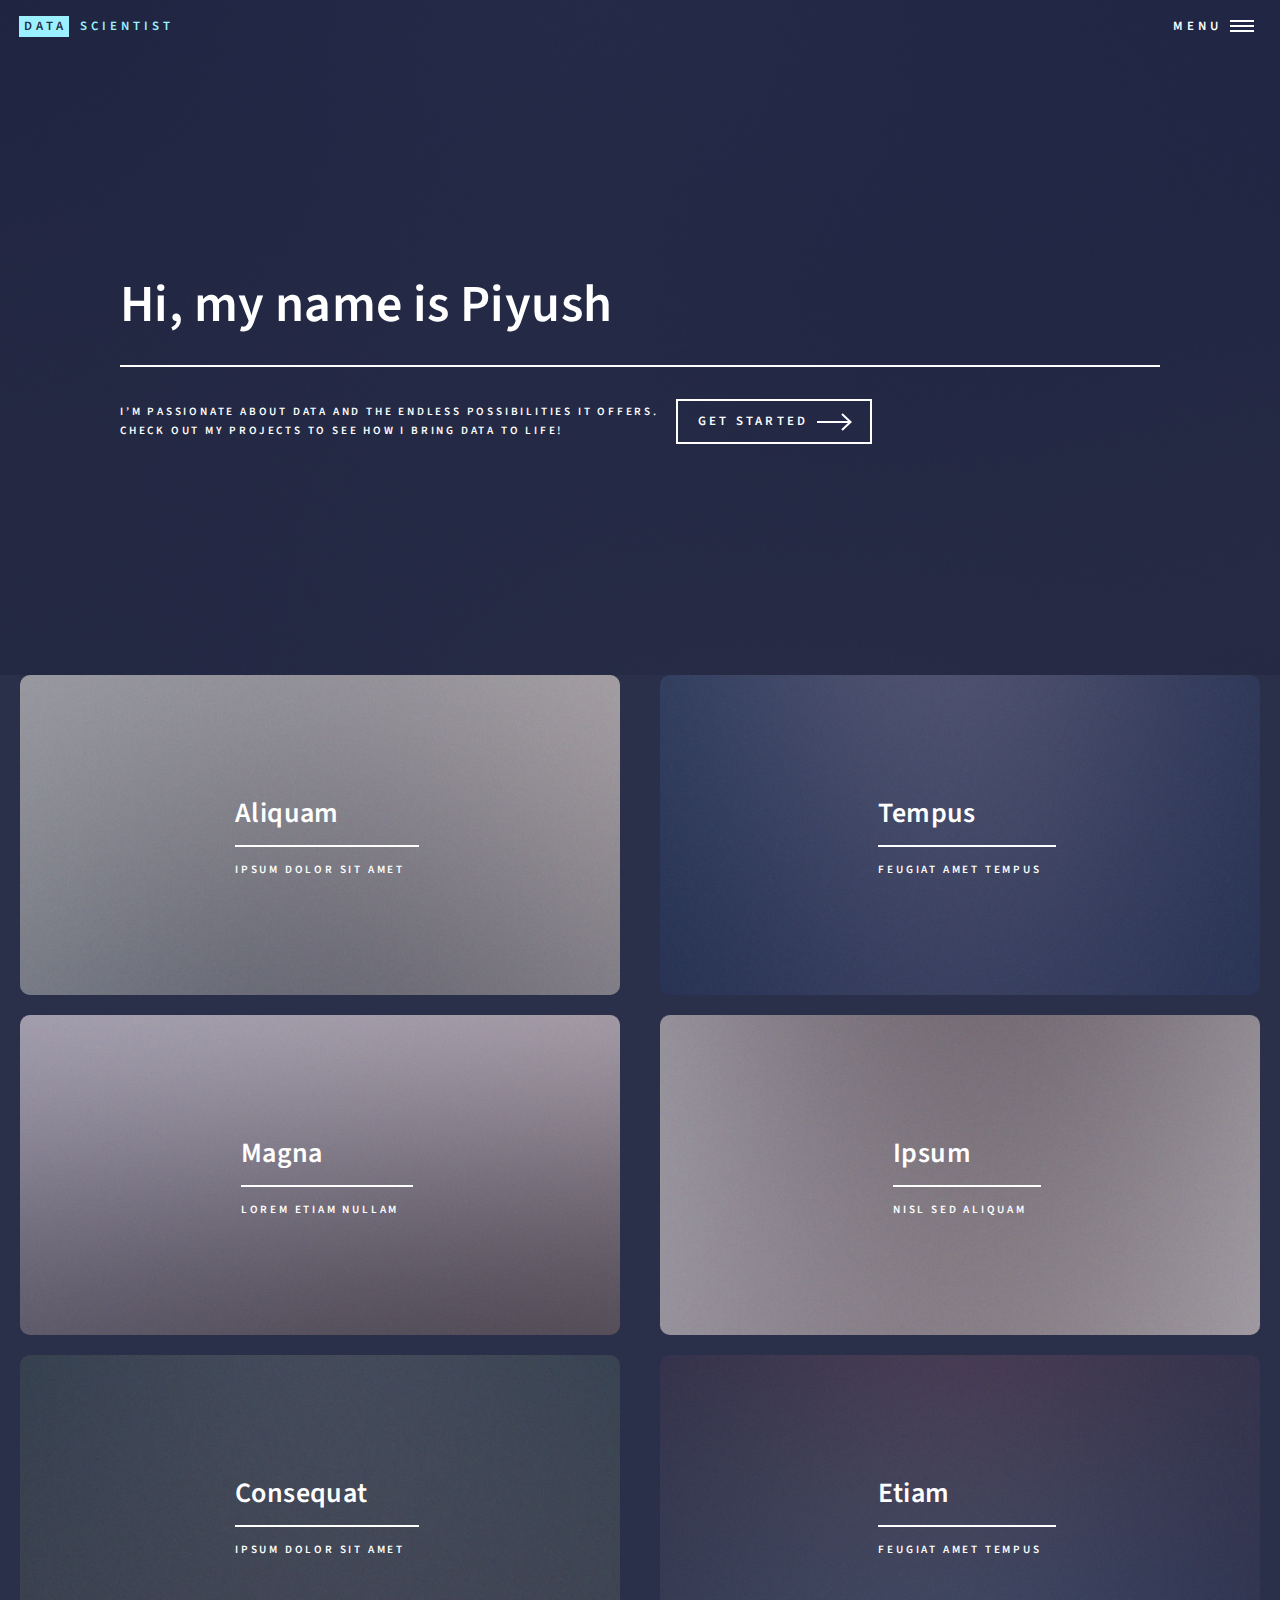
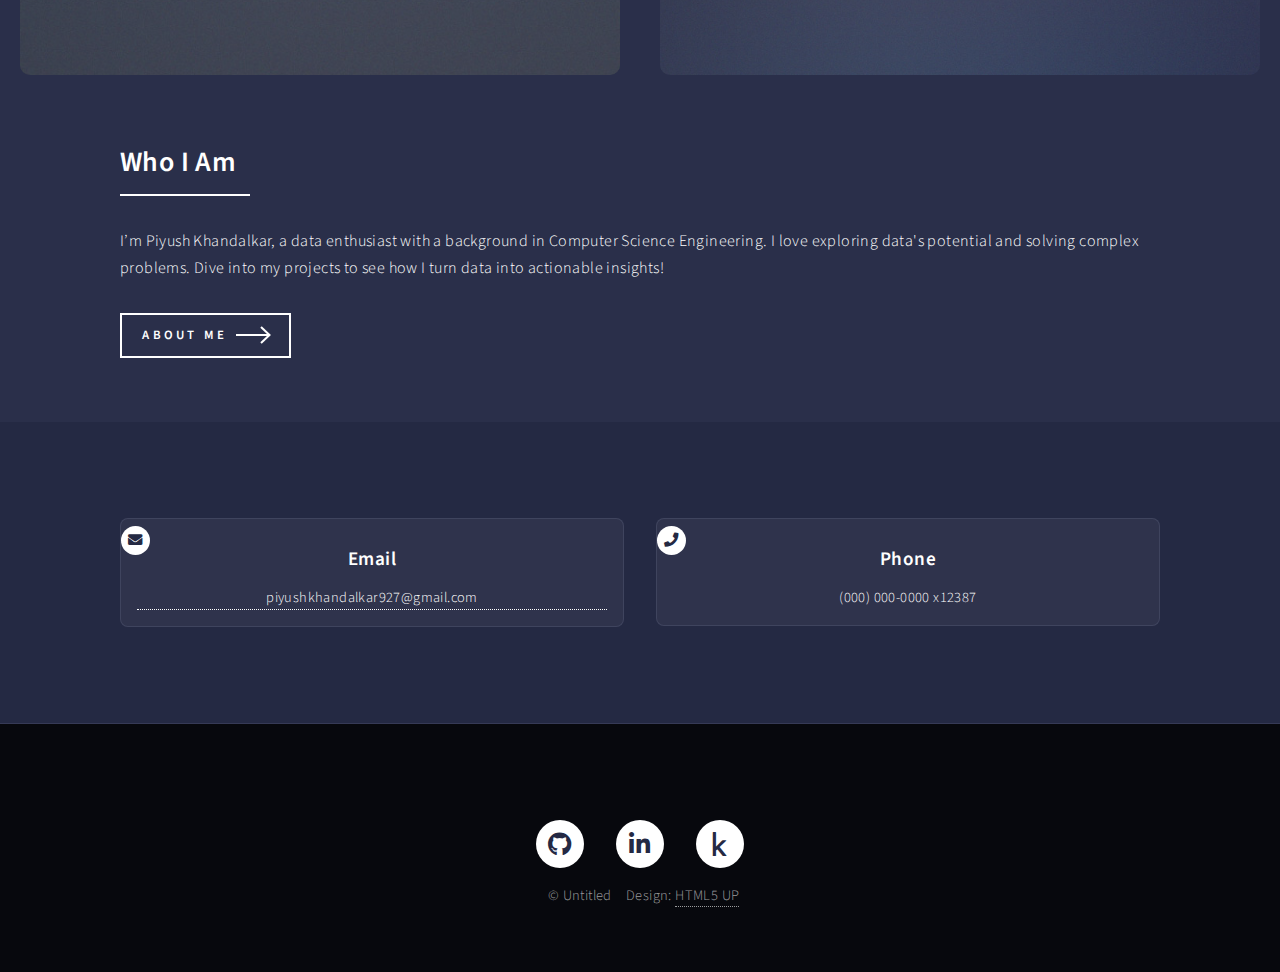
<file: index.html>
<!DOCTYPE HTML>
<!--
	Forty by HTML5 UP
	html5up.net | @ajlkn
	Free for personal and commercial use under the CCA 3.0 license (html5up.net/license)
-->
<html>
	<head>
		<title>PIYUSH KHANDALKAR</title>
		<meta charset="utf-8" />
		<meta name="viewport" content="width=device-width, initial-scale=1, user-scalable=no" />
		<link rel="stylesheet" href="assets/css/main.css" />
		<noscript><link rel="stylesheet" href="assets/css/noscript.css" /></noscript>
	</head>
	<body class="is-preload">

		<!-- Wrapper -->
			<div id="wrapper">

				<!-- Header -->
					<header id="header" class="alt">
						<a href="index.html" class="logo"><strong>DATA</strong> <span>SCIENTIST</span></a>
						<nav>
							<a href="#menu">Menu</a>
						</nav>
					</header>

				<!-- Menu -->
					<nav id="menu">
						<ul class="links">
							<li><a href="index.html">Home</a></li>
							<li><a href="generic.html">About Me</a></li>
							
						</ul>
					</nav>

				<!-- Banner -->
					<section id="banner" class="major">
						<div class="inner">
							<header class="major">
								<h1>Hi, my name is Piyush</h1>
							</header>
							<div class="content">
								<p>I’m passionate about data and the endless possibilities it offers.<br />
									Check out my projects to see how I bring data to life!</p>
								<ul class="actions">
									<li><a href="#one" class="button next scrolly">Get Started</a></li>
								</ul>
							</div>
						</div>
					</section>

				<!-- Main -->
					<div id="main">

						<!-- One -->
							<section id="one" class="tiles">
								<article>
									<span class="image">
										<img src="images/pic01.jpg" alt="" />
									</span>
									<header class="major">
										<h3><a href="landing.html" class="link">Aliquam</a></h3>
										<p>Ipsum dolor sit amet</p>
									</header>
								</article>
								<article>
									<span class="image">
										<img src="images/pic02.jpg" alt="" />
									</span>
									<header class="major">
										<h3><a href="landing.html" class="link">Tempus</a></h3>
										<p>feugiat amet tempus</p>
									</header>
								</article>
								<article>
									<span class="image">
										<img src="images/pic03.jpg" alt="" />
									</span>
									<header class="major">
										<h3><a href="landing.html" class="link">Magna</a></h3>
										<p>Lorem etiam nullam</p>
									</header>
								</article>
								<article>
									<span class="image">
										<img src="images/pic04.jpg" alt="" />
									</span>
									<header class="major">
										<h3><a href="landing.html" class="link">Ipsum</a></h3>
										<p>Nisl sed aliquam</p>
									</header>
								</article>
								<article>
									<span class="image">
										<img src="images/pic05.jpg" alt="" />
									</span>
									<header class="major">
										<h3><a href="landing.html" class="link">Consequat</a></h3>
										<p>Ipsum dolor sit amet</p>
									</header>
								</article>
								<article>
									<span class="image">
										<img src="images/pic06.jpg" alt="" />
									</span>
									<header class="major">
										<h3><a href="landing.html" class="link">Etiam</a></h3>
										<p>Feugiat amet tempus</p>
									</header>
								</article>
							</section>

						<!-- Two -->
							<section id="two">
								<div class="inner">
									<header class="major">
										<h2>Who I Am</h2>
									</header>
									<p>I’m Piyush Khandalkar, a data enthusiast with a background in Computer Science Engineering. I love exploring data's potential and solving complex problems. Dive into my projects to see how I turn data into actionable insights!</p>
									<ul class="actions">
										<li><a href="generic.html" class="button next">About Me</a></li>
									</ul>
								</div>
							</section>

					</div>

				<!-- Contact -->
				<section id="contact">
					<div class="inner horizontal">
						<div class="contact-method">
							<span class="icon solid alt fa-envelope"></span>
							<h3>Email</h3>
							<a href="#">piyushkhandalkar927@gmail.com</a>
						</div>
						<div class="contact-method">
							<span class="icon solid alt fa-phone"></span>
							<h3>Phone</h3>
							<span>(000) 000-0000 x12387</span>
						</div>
						
					</div>
				</section>


				<!-- Footer -->
				<footer id="footer">
					<div class="inner">
						<ul class="icons">
							<li><a href="https://github.com/Piyushkhandalkar" class="icon brands alt fa-github"><span class="label">GitHub</span></a></li>
							<li><a href="https://www.linkedin.com/in/%F0%9D%99%8B%F0%9D%99%9E%F0%9D%99%AE%F0%9D%99%AA%F0%9D%99%A8%F0%9D%99%9D-%F0%9D%99%86%F0%9D%99%9D%F0%9D%99%96%F0%9D%99%A3%F0%9D%99%99%F0%9D%99%96%F0%9D%99%A1%F0%9D%99%A0%F0%9D%99%96%F0%9D%99%A7-78922a215?lipi=urn%3Ali%3Apage%3Ad_flagship3_profile_view_base_contact_details%3BijcU64xvQSW2V6upYdoJ%2FA%3D%3D" class="icon brands alt fa-linkedin-in"><span class="label">LinkedIn</span></a></li>
							<li><a href="https://www.kaggle.com/piyushkhandalkar" class="icon brands alt fa-kaggle"><span class="label">Kaggle</span></a></li>
						</ul>
						<ul class="copyright">
							<li>&copy; Untitled</li><li>Design: <a href="https://html5up.net">HTML5 UP</a></li>
						</ul>
					</div>
				</footer>
				

			</div>

		<!-- Scripts -->
			<script src="assets/js/jquery.min.js"></script>
			<script src="assets/js/jquery.scrolly.min.js"></script>
			<script src="assets/js/jquery.scrollex.min.js"></script>
			<script src="assets/js/browser.min.js"></script>
			<script src="assets/js/breakpoints.min.js"></script>
			<script src="assets/js/util.js"></script>
			<script src="assets/js/main.js"></script>

	</body>
</html>
</file>
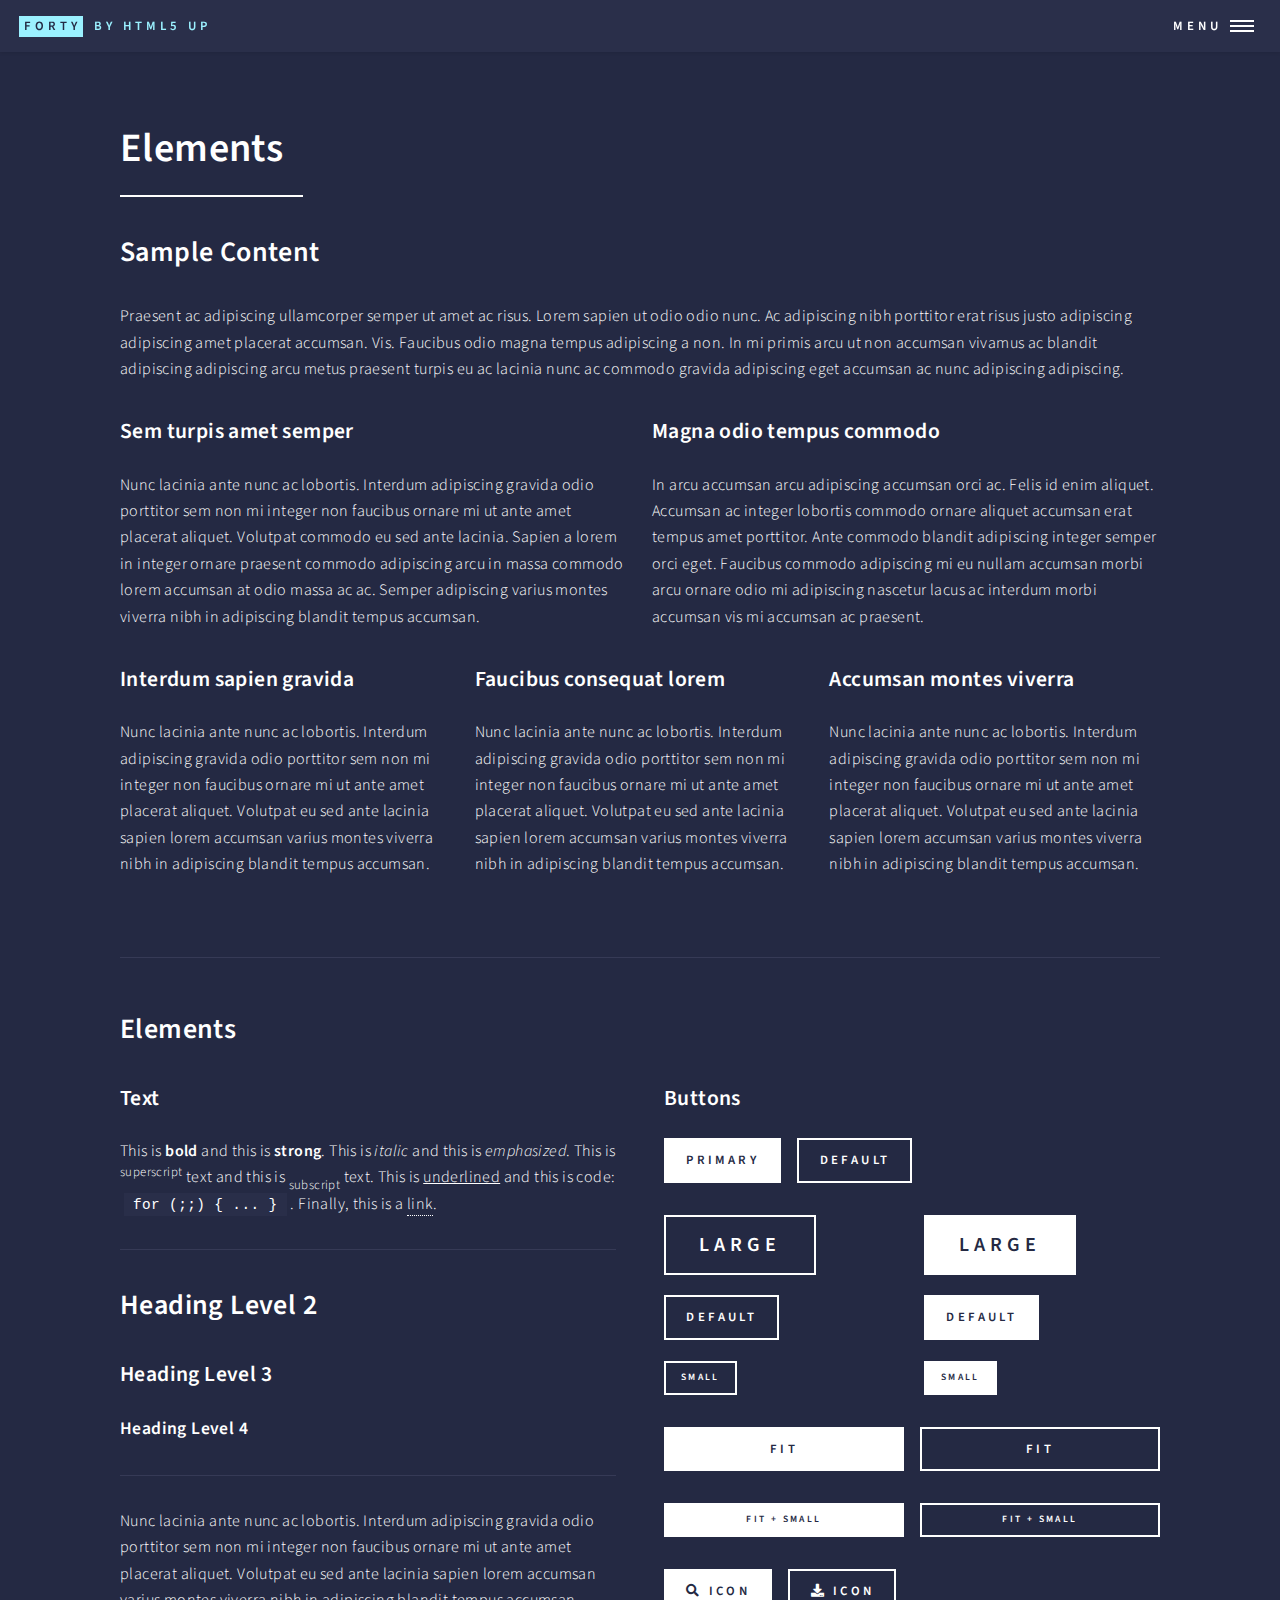
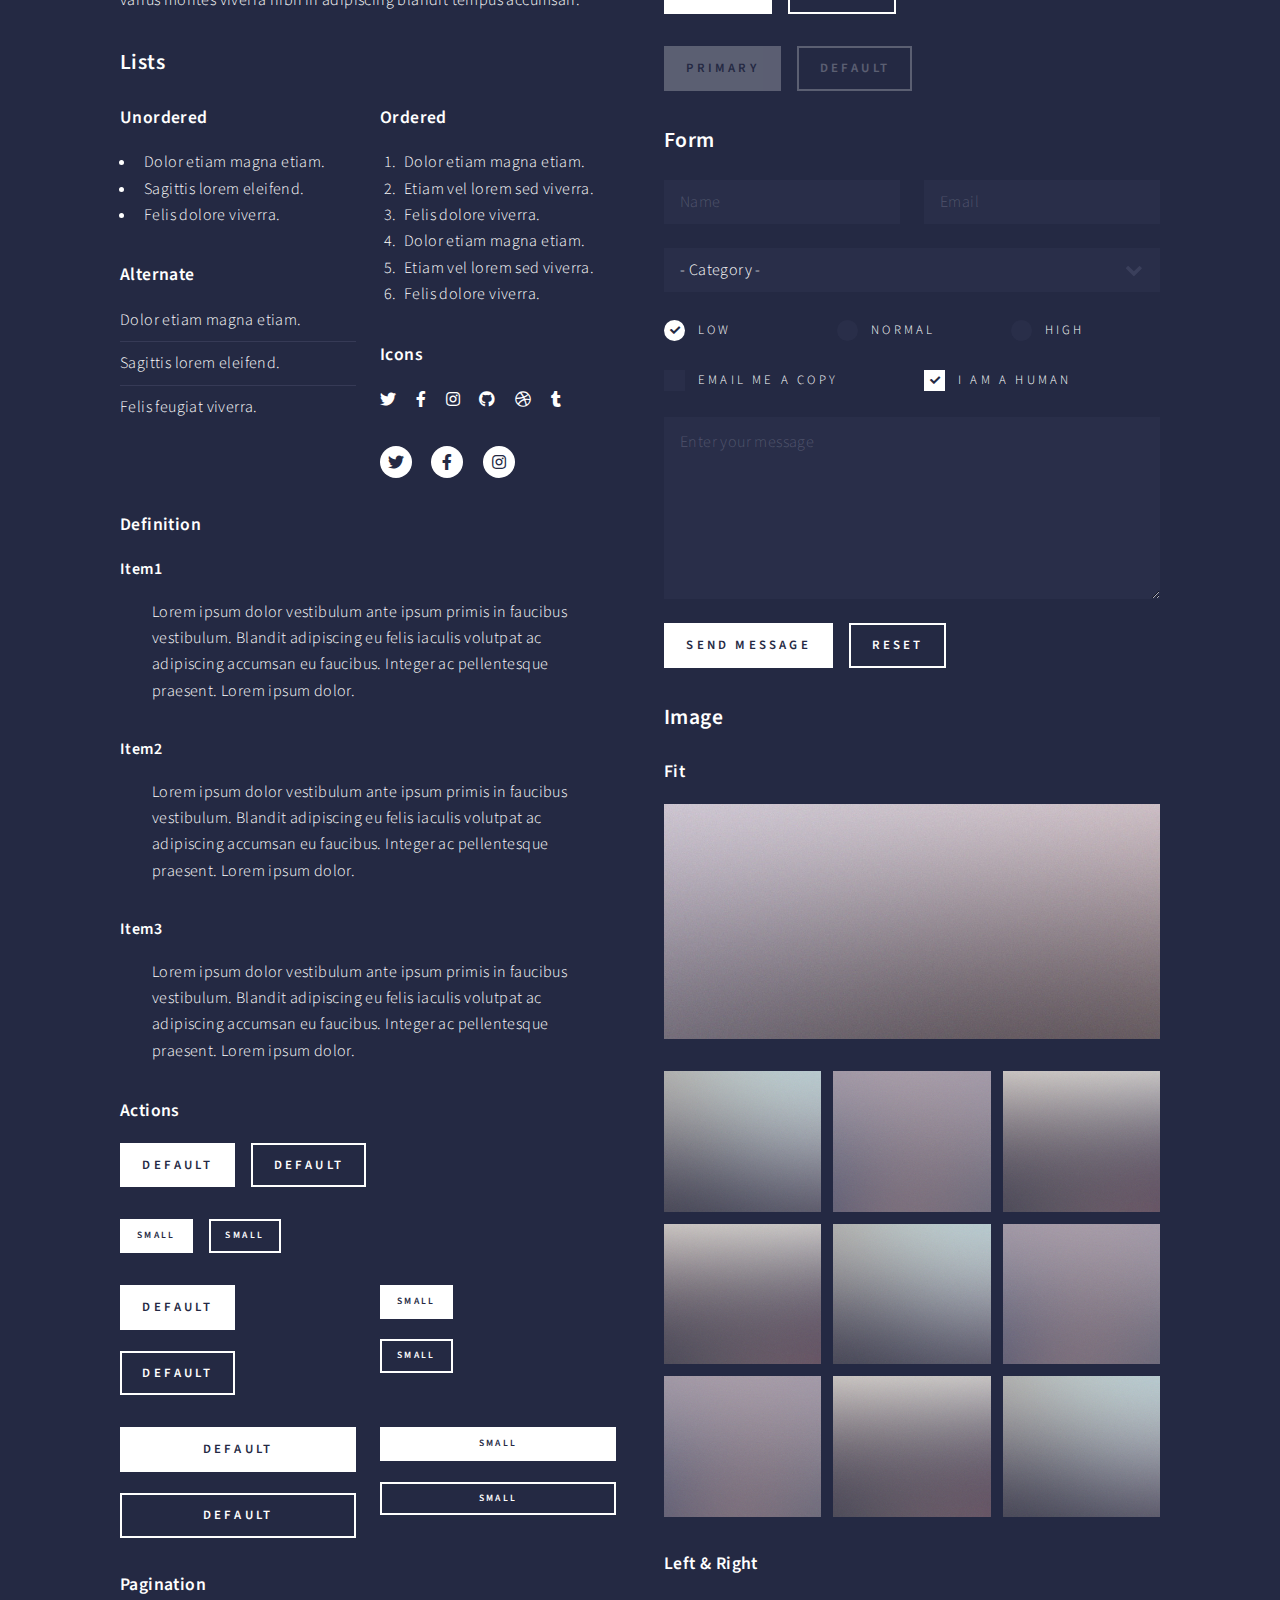
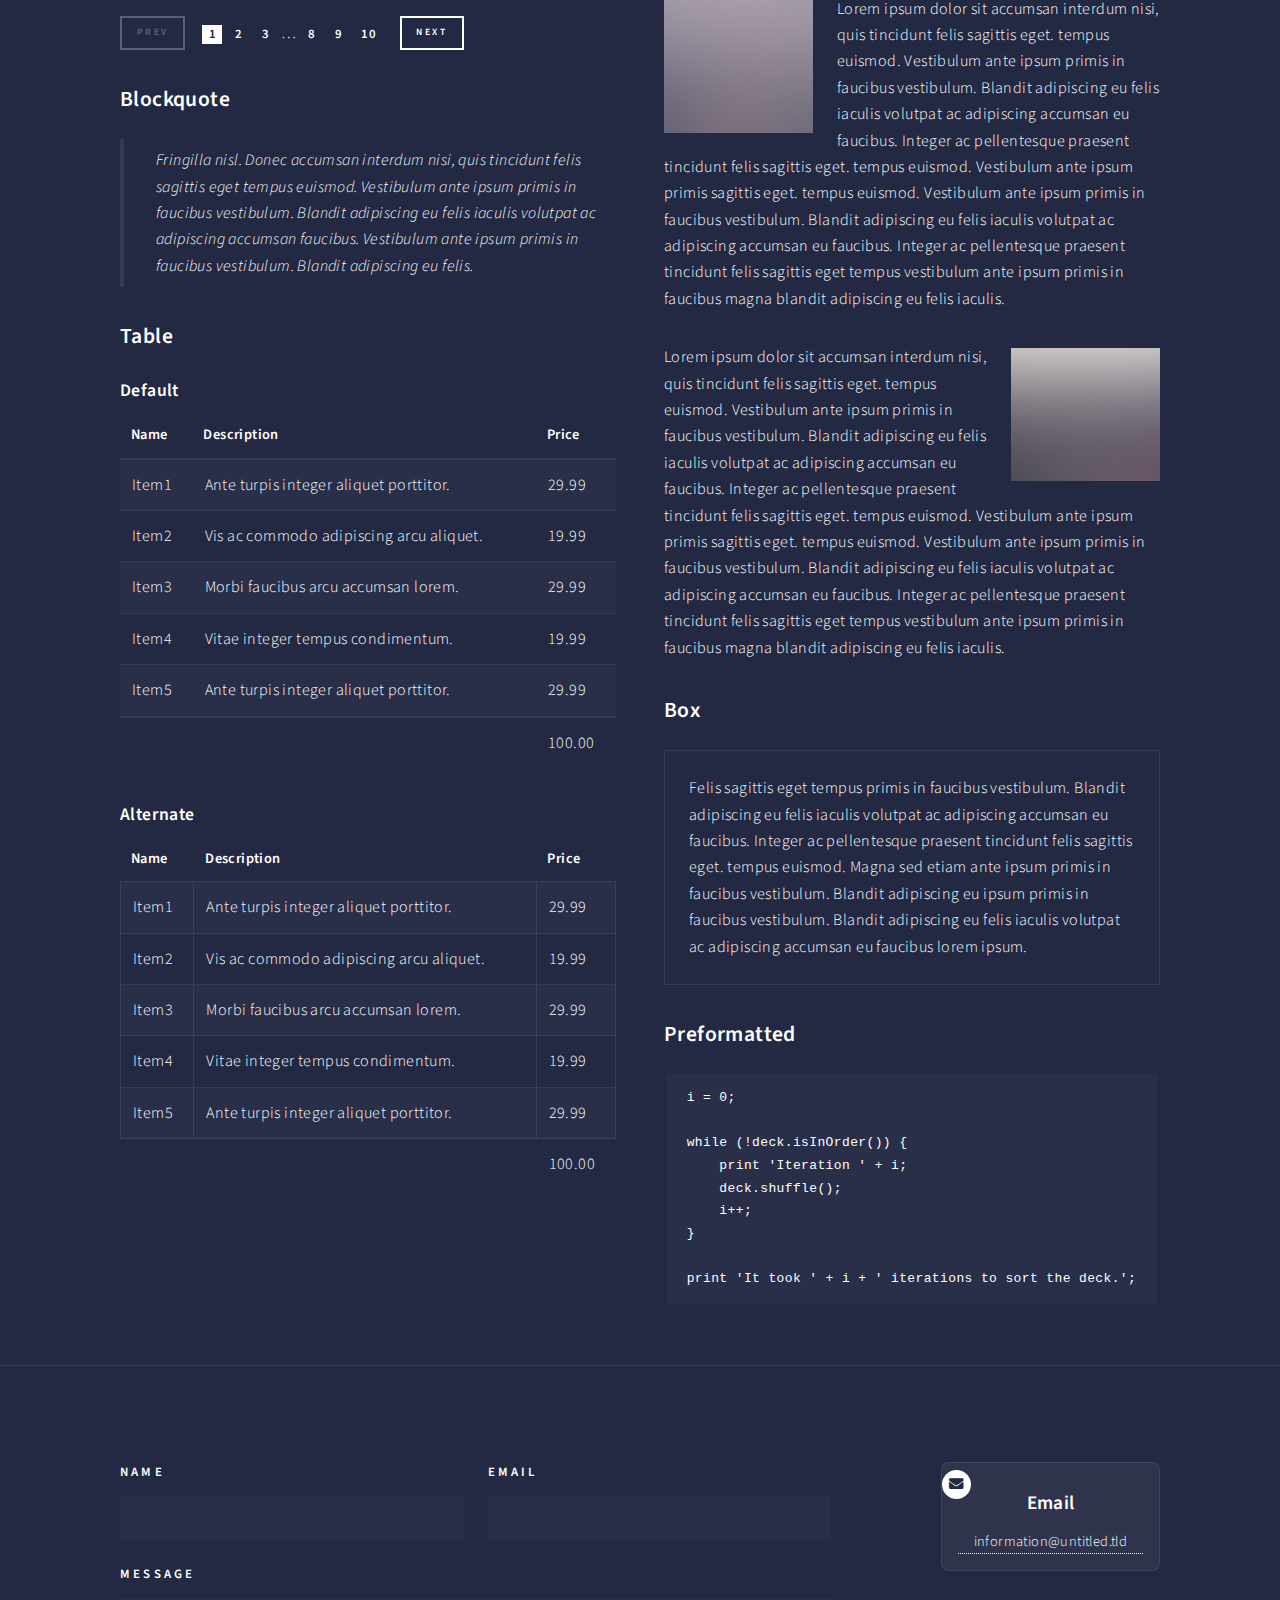
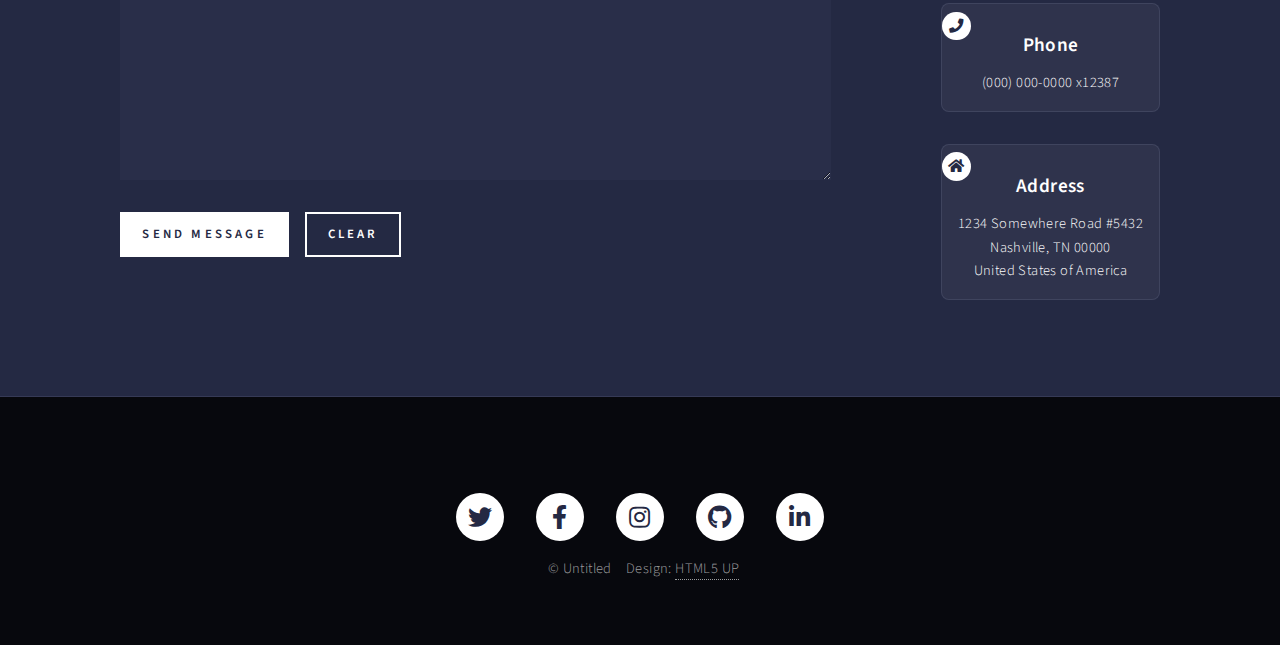
<file: elements.html>
<!DOCTYPE HTML>
<!--
	Forty by HTML5 UP
	html5up.net | @ajlkn
	Free for personal and commercial use under the CCA 3.0 license (html5up.net/license)
-->
<html>
	<head>
		<title>Elements - Forty by HTML5 UP</title>
		<meta charset="utf-8" />
		<meta name="viewport" content="width=device-width, initial-scale=1, user-scalable=no" />
		<link rel="stylesheet" href="assets/css/main.css" />
		<noscript><link rel="stylesheet" href="assets/css/noscript.css" /></noscript>
	</head>
	<body class="is-preload">

		<!-- Wrapper -->
			<div id="wrapper">

				<!-- Header -->
					<header id="header">
						<a href="index.html" class="logo"><strong>Forty</strong> <span>by HTML5 UP</span></a>
						<nav>
							<a href="#menu">Menu</a>
						</nav>
					</header>

				<!-- Menu -->
					<nav id="menu">
						<ul class="links">
							<li><a href="index.html">Home</a></li>
							<li><a href="landing.html">Landing</a></li>
							<li><a href="generic.html">Generic</a></li>
							<li><a href="elements.html">Elements</a></li>
						</ul>
						<ul class="actions stacked">
							<li><a href="#" class="button primary fit">Get Started</a></li>
							<li><a href="#" class="button fit">Log In</a></li>
						</ul>
					</nav>

				<!-- Main -->
					<div id="main" class="alt">

						<!-- One -->
							<section id="one">
								<div class="inner">
									<header class="major">
										<h1>Elements</h1>
									</header>

									<!-- Content -->
										<h2 id="content">Sample Content</h2>
										<p>Praesent ac adipiscing ullamcorper semper ut amet ac risus. Lorem sapien ut odio odio nunc. Ac adipiscing nibh porttitor erat risus justo adipiscing adipiscing amet placerat accumsan. Vis. Faucibus odio magna tempus adipiscing a non. In mi primis arcu ut non accumsan vivamus ac blandit adipiscing adipiscing arcu metus praesent turpis eu ac lacinia nunc ac commodo gravida adipiscing eget accumsan ac nunc adipiscing adipiscing.</p>
										<div class="row">
											<div class="col-6 col-12-small">
												<h3>Sem turpis amet semper</h3>
												<p>Nunc lacinia ante nunc ac lobortis. Interdum adipiscing gravida odio porttitor sem non mi integer non faucibus ornare mi ut ante amet placerat aliquet. Volutpat commodo eu sed ante lacinia. Sapien a lorem in integer ornare praesent commodo adipiscing arcu in massa commodo lorem accumsan at odio massa ac ac. Semper adipiscing varius montes viverra nibh in adipiscing blandit tempus accumsan.</p>
											</div>
											<div class="col-6 col-12-small">
												<h3>Magna odio tempus commodo</h3>
												<p>In arcu accumsan arcu adipiscing accumsan orci ac. Felis id enim aliquet. Accumsan ac integer lobortis commodo ornare aliquet accumsan erat tempus amet porttitor. Ante commodo blandit adipiscing integer semper orci eget. Faucibus commodo adipiscing mi eu nullam accumsan morbi arcu ornare odio mi adipiscing nascetur lacus ac interdum morbi accumsan vis mi accumsan ac praesent.</p>
											</div>
											<!-- Break -->
											<div class="col-4 col-12-medium">
												<h3>Interdum sapien gravida</h3>
												<p>Nunc lacinia ante nunc ac lobortis. Interdum adipiscing gravida odio porttitor sem non mi integer non faucibus ornare mi ut ante amet placerat aliquet. Volutpat eu sed ante lacinia sapien lorem accumsan varius montes viverra nibh in adipiscing blandit tempus accumsan.</p>
											</div>
											<div class="col-4 col-12-medium">
												<h3>Faucibus consequat lorem</h3>
												<p>Nunc lacinia ante nunc ac lobortis. Interdum adipiscing gravida odio porttitor sem non mi integer non faucibus ornare mi ut ante amet placerat aliquet. Volutpat eu sed ante lacinia sapien lorem accumsan varius montes viverra nibh in adipiscing blandit tempus accumsan.</p>
											</div>
											<div class="col-4 col-12-medium">
												<h3>Accumsan montes viverra</h3>
												<p>Nunc lacinia ante nunc ac lobortis. Interdum adipiscing gravida odio porttitor sem non mi integer non faucibus ornare mi ut ante amet placerat aliquet. Volutpat eu sed ante lacinia sapien lorem accumsan varius montes viverra nibh in adipiscing blandit tempus accumsan.</p>
											</div>
										</div>

									<hr class="major" />

									<!-- Elements -->
										<h2 id="elements">Elements</h2>
										<div class="row gtr-200">
											<div class="col-6 col-12-medium">

												<!-- Text stuff -->
													<h3>Text</h3>
													<p>This is <b>bold</b> and this is <strong>strong</strong>. This is <i>italic</i> and this is <em>emphasized</em>.
													This is <sup>superscript</sup> text and this is <sub>subscript</sub> text.
													This is <u>underlined</u> and this is code: <code>for (;;) { ... }</code>.
													Finally, this is a <a href="#">link</a>.</p>
													<hr />
													<h2>Heading Level 2</h2>
													<h3>Heading Level 3</h3>
													<h4>Heading Level 4</h4>
													<hr />
													<p>Nunc lacinia ante nunc ac lobortis. Interdum adipiscing gravida odio porttitor sem non mi integer non faucibus ornare mi ut ante amet placerat aliquet. Volutpat eu sed ante lacinia sapien lorem accumsan varius montes viverra nibh in adipiscing blandit tempus accumsan.</p>

												<!-- Lists -->
													<h3>Lists</h3>
													<div class="row">
														<div class="col-6 col-12-small">

															<h4>Unordered</h4>
															<ul>
																<li>Dolor etiam magna etiam.</li>
																<li>Sagittis lorem eleifend.</li>
																<li>Felis dolore viverra.</li>
															</ul>

															<h4>Alternate</h4>
															<ul class="alt">
																<li>Dolor etiam magna etiam.</li>
																<li>Sagittis lorem eleifend.</li>
																<li>Felis feugiat viverra.</li>
															</ul>

														</div>
														<div class="col-6 col-12-small">

															<h4>Ordered</h4>
															<ol>
																<li>Dolor etiam magna etiam.</li>
																<li>Etiam vel lorem sed viverra.</li>
																<li>Felis dolore viverra.</li>
																<li>Dolor etiam magna etiam.</li>
																<li>Etiam vel lorem sed viverra.</li>
																<li>Felis dolore viverra.</li>
															</ol>

															<h4>Icons</h4>
															<ul class="icons">
																<li><a href="#" class="icon brands fa-twitter"><span class="label">Twitter</span></a></li>
																<li><a href="#" class="icon brands fa-facebook-f"><span class="label">Facebook</span></a></li>
																<li><a href="#" class="icon brands fa-instagram"><span class="label">Instagram</span></a></li>
																<li><a href="#" class="icon brands fa-github"><span class="label">Github</span></a></li>
																<li><a href="#" class="icon brands fa-dribbble"><span class="label">Dribbble</span></a></li>
																<li><a href="#" class="icon brands fa-tumblr"><span class="label">Tumblr</span></a></li>
															</ul>
															<ul class="icons">
																<li><a href="#" class="icon brands alt fa-twitter"><span class="label">Twitter</span></a></li>
																<li><a href="#" class="icon brands alt fa-facebook-f"><span class="label">Facebook</span></a></li>
																<li><a href="#" class="icon brands alt fa-instagram"><span class="label">Instagram</span></a></li>
															</ul>

														</div>
													</div>
													<h4>Definition</h4>
													<dl>
														<dt>Item1</dt>
														<dd>
															<p>Lorem ipsum dolor vestibulum ante ipsum primis in faucibus vestibulum. Blandit adipiscing eu felis iaculis volutpat ac adipiscing accumsan eu faucibus. Integer ac pellentesque praesent. Lorem ipsum dolor.</p>
														</dd>
														<dt>Item2</dt>
														<dd>
															<p>Lorem ipsum dolor vestibulum ante ipsum primis in faucibus vestibulum. Blandit adipiscing eu felis iaculis volutpat ac adipiscing accumsan eu faucibus. Integer ac pellentesque praesent. Lorem ipsum dolor.</p>
														</dd>
														<dt>Item3</dt>
														<dd>
															<p>Lorem ipsum dolor vestibulum ante ipsum primis in faucibus vestibulum. Blandit adipiscing eu felis iaculis volutpat ac adipiscing accumsan eu faucibus. Integer ac pellentesque praesent. Lorem ipsum dolor.</p>
														</dd>
													</dl>

													<h4>Actions</h4>
													<ul class="actions">
														<li><a href="#" class="button primary">Default</a></li>
														<li><a href="#" class="button">Default</a></li>
													</ul>
													<ul class="actions small">
														<li><a href="#" class="button primary small">Small</a></li>
														<li><a href="#" class="button small">Small</a></li>
													</ul>
													<div class="row">
														<div class="col-6 col-12-small">
															<ul class="actions stacked">
																<li><a href="#" class="button primary">Default</a></li>
																<li><a href="#" class="button">Default</a></li>
															</ul>
														</div>
														<div class="col-6 col-12-small">
															<ul class="actions stacked">
																<li><a href="#" class="button primary small">Small</a></li>
																<li><a href="#" class="button small">Small</a></li>
															</ul>
														</div>
														<div class="col-6 col-12-small">
															<ul class="actions stacked">
																<li><a href="#" class="button primary fit">Default</a></li>
																<li><a href="#" class="button fit">Default</a></li>
															</ul>
														</div>
														<div class="col-6 col-12-small">
															<ul class="actions stacked">
																<li><a href="#" class="button primary small fit">Small</a></li>
																<li><a href="#" class="button small fit">Small</a></li>
															</ul>
														</div>
													</div>

													<h4>Pagination</h4>
													<ul class="pagination">
														<li><span class="button small disabled">Prev</span></li>
														<li><a href="#" class="page active">1</a></li>
														<li><a href="#" class="page">2</a></li>
														<li><a href="#" class="page">3</a></li>
														<li><span>&hellip;</span></li>
														<li><a href="#" class="page">8</a></li>
														<li><a href="#" class="page">9</a></li>
														<li><a href="#" class="page">10</a></li>
														<li><a href="#" class="button small">Next</a></li>
													</ul>

												<!-- Blockquote -->
													<h3>Blockquote</h3>
													<blockquote>Fringilla nisl. Donec accumsan interdum nisi, quis tincidunt felis sagittis eget tempus euismod. Vestibulum ante ipsum primis in faucibus vestibulum. Blandit adipiscing eu felis iaculis volutpat ac adipiscing accumsan faucibus. Vestibulum ante ipsum primis in faucibus vestibulum. Blandit adipiscing eu felis.</blockquote>

												<!-- Table -->
													<h3>Table</h3>

													<h4>Default</h4>
													<div class="table-wrapper">
														<table>
															<thead>
																<tr>
																	<th>Name</th>
																	<th>Description</th>
																	<th>Price</th>
																</tr>
															</thead>
															<tbody>
																<tr>
																	<td>Item1</td>
																	<td>Ante turpis integer aliquet porttitor.</td>
																	<td>29.99</td>
																</tr>
																<tr>
																	<td>Item2</td>
																	<td>Vis ac commodo adipiscing arcu aliquet.</td>
																	<td>19.99</td>
																</tr>
																<tr>
																	<td>Item3</td>
																	<td> Morbi faucibus arcu accumsan lorem.</td>
																	<td>29.99</td>
																</tr>
																<tr>
																	<td>Item4</td>
																	<td>Vitae integer tempus condimentum.</td>
																	<td>19.99</td>
																</tr>
																<tr>
																	<td>Item5</td>
																	<td>Ante turpis integer aliquet porttitor.</td>
																	<td>29.99</td>
																</tr>
															</tbody>
															<tfoot>
																<tr>
																	<td colspan="2"></td>
																	<td>100.00</td>
																</tr>
															</tfoot>
														</table>
													</div>

													<h4>Alternate</h4>
													<div class="table-wrapper">
														<table class="alt">
															<thead>
																<tr>
																	<th>Name</th>
																	<th>Description</th>
																	<th>Price</th>
																</tr>
															</thead>
															<tbody>
																<tr>
																	<td>Item1</td>
																	<td>Ante turpis integer aliquet porttitor.</td>
																	<td>29.99</td>
																</tr>
																<tr>
																	<td>Item2</td>
																	<td>Vis ac commodo adipiscing arcu aliquet.</td>
																	<td>19.99</td>
																</tr>
																<tr>
																	<td>Item3</td>
																	<td> Morbi faucibus arcu accumsan lorem.</td>
																	<td>29.99</td>
																</tr>
																<tr>
																	<td>Item4</td>
																	<td>Vitae integer tempus condimentum.</td>
																	<td>19.99</td>
																</tr>
																<tr>
																	<td>Item5</td>
																	<td>Ante turpis integer aliquet porttitor.</td>
																	<td>29.99</td>
																</tr>
															</tbody>
															<tfoot>
																<tr>
																	<td colspan="2"></td>
																	<td>100.00</td>
																</tr>
															</tfoot>
														</table>
													</div>

											</div>
											<div class="col-6 col-12-medium">

												<!-- Buttons -->
													<h3>Buttons</h3>
													<ul class="actions">
														<li><a href="#" class="button primary">Primary</a></li>
														<li><a href="#" class="button">Default</a></li>
													</ul>
													<div class="row">
														<div class="col-6 col-12-xsmall">
															<ul class="actions stacked">
																<li><a href="#" class="button large">Large</a></li>
																<li><a href="#" class="button">Default</a></li>
																<li><a href="#" class="button small">Small</a></li>
															</ul>
														</div>
														<div class="col-6 col-12-xsmall">
															<ul class="actions stacked">
																<li><a href="#" class="button primary large">Large</a></li>
																<li><a href="#" class="button primary">Default</a></li>
																<li><a href="#" class="button primary small">Small</a></li>
															</ul>
														</div>
													</div>
													<ul class="actions fit">
														<li><a href="#" class="button primary fit">Fit</a></li>
														<li><a href="#" class="button fit">Fit</a></li>
													</ul>
													<ul class="actions fit small">
														<li><a href="#" class="button primary fit small">Fit + Small</a></li>
														<li><a href="#" class="button fit small">Fit + Small</a></li>
													</ul>
													<ul class="actions">
														<li><a href="#" class="button primary icon solid fa-search">Icon</a></li>
														<li><a href="#" class="button icon solid fa-download">Icon</a></li>
													</ul>
													<ul class="actions">
														<li><span class="button primary disabled">Primary</span></li>
														<li><span class="button disabled">Default</span></li>
													</ul>

												<!-- Form -->
													<h3>Form</h3>

													<form method="post" action="#">
														<div class="row gtr-uniform">
															<div class="col-6 col-12-xsmall">
																<input type="text" name="demo-name" id="demo-name" value="" placeholder="Name" />
															</div>
															<div class="col-6 col-12-xsmall">
																<input type="email" name="demo-email" id="demo-email" value="" placeholder="Email" />
															</div>
															<!-- Break -->
															<div class="col-12">
																<select name="demo-category" id="demo-category">
																	<option value="">- Category -</option>
																	<option value="1">Manufacturing</option>
																	<option value="1">Shipping</option>
																	<option value="1">Administration</option>
																	<option value="1">Human Resources</option>
																</select>
															</div>
															<!-- Break -->
															<div class="col-4 col-12-small">
																<input type="radio" id="demo-priority-low" name="demo-priority" checked>
																<label for="demo-priority-low">Low</label>
															</div>
															<div class="col-4 col-12-small">
																<input type="radio" id="demo-priority-normal" name="demo-priority">
																<label for="demo-priority-normal">Normal</label>
															</div>
															<div class="col-4 col-12-small">
																<input type="radio" id="demo-priority-high" name="demo-priority">
																<label for="demo-priority-high">High</label>
															</div>
															<!-- Break -->
															<div class="col-6 col-12-small">
																<input type="checkbox" id="demo-copy" name="demo-copy">
																<label for="demo-copy">Email me a copy</label>
															</div>
															<div class="col-6 col-12-small">
																<input type="checkbox" id="demo-human" name="demo-human" checked>
																<label for="demo-human">I am a human</label>
															</div>
															<!-- Break -->
															<div class="col-12">
																<textarea name="demo-message" id="demo-message" placeholder="Enter your message" rows="6"></textarea>
															</div>
															<!-- Break -->
															<div class="col-12">
																<ul class="actions">
																	<li><input type="submit" value="Send Message" class="primary" /></li>
																	<li><input type="reset" value="Reset" /></li>
																</ul>
															</div>
														</div>
													</form>

												<!-- Image -->
													<h3>Image</h3>

													<h4>Fit</h4>
													<span class="image fit"><img src="images/pic03.jpg" alt="" /></span>
													<div class="box alt">
														<div class="row gtr-50 gtr-uniform">
															<div class="col-4"><span class="image fit"><img src="images/pic08.jpg" alt="" /></span></div>
															<div class="col-4"><span class="image fit"><img src="images/pic09.jpg" alt="" /></span></div>
															<div class="col-4"><span class="image fit"><img src="images/pic10.jpg" alt="" /></span></div>
															<!-- Break -->
															<div class="col-4"><span class="image fit"><img src="images/pic10.jpg" alt="" /></span></div>
															<div class="col-4"><span class="image fit"><img src="images/pic08.jpg" alt="" /></span></div>
															<div class="col-4"><span class="image fit"><img src="images/pic09.jpg" alt="" /></span></div>
															<!-- Break -->
															<div class="col-4"><span class="image fit"><img src="images/pic09.jpg" alt="" /></span></div>
															<div class="col-4"><span class="image fit"><img src="images/pic10.jpg" alt="" /></span></div>
															<div class="col-4"><span class="image fit"><img src="images/pic08.jpg" alt="" /></span></div>
														</div>
													</div>

													<h4>Left &amp; Right</h4>
													<p><span class="image left"><img src="images/pic09.jpg" alt="" /></span>Lorem ipsum dolor sit accumsan interdum nisi, quis tincidunt felis sagittis eget. tempus euismod. Vestibulum ante ipsum primis in faucibus vestibulum. Blandit adipiscing eu felis iaculis volutpat ac adipiscing accumsan eu faucibus. Integer ac pellentesque praesent tincidunt felis sagittis eget. tempus euismod. Vestibulum ante ipsum primis sagittis eget. tempus euismod. Vestibulum ante ipsum primis in faucibus vestibulum. Blandit adipiscing eu felis iaculis volutpat ac adipiscing accumsan eu faucibus. Integer ac pellentesque praesent tincidunt felis sagittis eget tempus vestibulum ante ipsum primis in faucibus magna blandit adipiscing eu felis iaculis.</p>
													<p><span class="image right"><img src="images/pic10.jpg" alt="" /></span>Lorem ipsum dolor sit accumsan interdum nisi, quis tincidunt felis sagittis eget. tempus euismod. Vestibulum ante ipsum primis in faucibus vestibulum. Blandit adipiscing eu felis iaculis volutpat ac adipiscing accumsan eu faucibus. Integer ac pellentesque praesent tincidunt felis sagittis eget. tempus euismod. Vestibulum ante ipsum primis sagittis eget. tempus euismod. Vestibulum ante ipsum primis in faucibus vestibulum. Blandit adipiscing eu felis iaculis volutpat ac adipiscing accumsan eu faucibus. Integer ac pellentesque praesent tincidunt felis sagittis eget tempus vestibulum ante ipsum primis in faucibus magna blandit adipiscing eu felis iaculis.</p>

												<!-- Box -->
													<h3>Box</h3>
													<div class="box">
														<p>Felis sagittis eget tempus primis in faucibus vestibulum. Blandit adipiscing eu felis iaculis volutpat ac adipiscing accumsan eu faucibus. Integer ac pellentesque praesent tincidunt felis sagittis eget. tempus euismod. Magna sed etiam ante ipsum primis in faucibus vestibulum. Blandit adipiscing eu ipsum primis in faucibus vestibulum. Blandit adipiscing eu felis iaculis volutpat ac adipiscing accumsan eu faucibus lorem ipsum.</p>
													</div>

												<!-- Preformatted Code -->
													<h3>Preformatted</h3>
													<pre><code>i = 0;

while (!deck.isInOrder()) {
    print 'Iteration ' + i;
    deck.shuffle();
    i++;
}

print 'It took ' + i + ' iterations to sort the deck.';
</code></pre>

											</div>
										</div>

								</div>
							</section>

					</div>

				<!-- Contact -->
					<section id="contact">
						<div class="inner">
							<section>
								<form method="post" action="#">
									<div class="fields">
										<div class="field half">
											<label for="name">Name</label>
											<input type="text" name="name" id="name" />
										</div>
										<div class="field half">
											<label for="email">Email</label>
											<input type="text" name="email" id="email" />
										</div>
										<div class="field">
											<label for="message">Message</label>
											<textarea name="message" id="message" rows="6"></textarea>
										</div>
									</div>
									<ul class="actions">
										<li><input type="submit" value="Send Message" class="primary" /></li>
										<li><input type="reset" value="Clear" /></li>
									</ul>
								</form>
							</section>
							<section class="split">
								<section>
									<div class="contact-method">
										<span class="icon solid alt fa-envelope"></span>
										<h3>Email</h3>
										<a href="#">information@untitled.tld</a>
									</div>
								</section>
								<section>
									<div class="contact-method">
										<span class="icon solid alt fa-phone"></span>
										<h3>Phone</h3>
										<span>(000) 000-0000 x12387</span>
									</div>
								</section>
								<section>
									<div class="contact-method">
										<span class="icon solid alt fa-home"></span>
										<h3>Address</h3>
										<span>1234 Somewhere Road #5432<br />
										Nashville, TN 00000<br />
										United States of America</span>
									</div>
								</section>
							</section>
						</div>
					</section>

				<!-- Footer -->
					<footer id="footer">
						<div class="inner">
							<ul class="icons">
								<li><a href="#" class="icon brands alt fa-twitter"><span class="label">Twitter</span></a></li>
								<li><a href="#" class="icon brands alt fa-facebook-f"><span class="label">Facebook</span></a></li>
								<li><a href="#" class="icon brands alt fa-instagram"><span class="label">Instagram</span></a></li>
								<li><a href="#" class="icon brands alt fa-github"><span class="label">GitHub</span></a></li>
								<li><a href="#" class="icon brands alt fa-linkedin-in"><span class="label">LinkedIn</span></a></li>
							</ul>
							<ul class="copyright">
								<li>&copy; Untitled</li><li>Design: <a href="https://html5up.net">HTML5 UP</a></li>
							</ul>
						</div>
					</footer>

			</div>

		<!-- Scripts -->
			<script src="assets/js/jquery.min.js"></script>
			<script src="assets/js/jquery.scrolly.min.js"></script>
			<script src="assets/js/jquery.scrollex.min.js"></script>
			<script src="assets/js/browser.min.js"></script>
			<script src="assets/js/breakpoints.min.js"></script>
			<script src="assets/js/util.js"></script>
			<script src="assets/js/main.js"></script>

	</body>
</html>
</file>
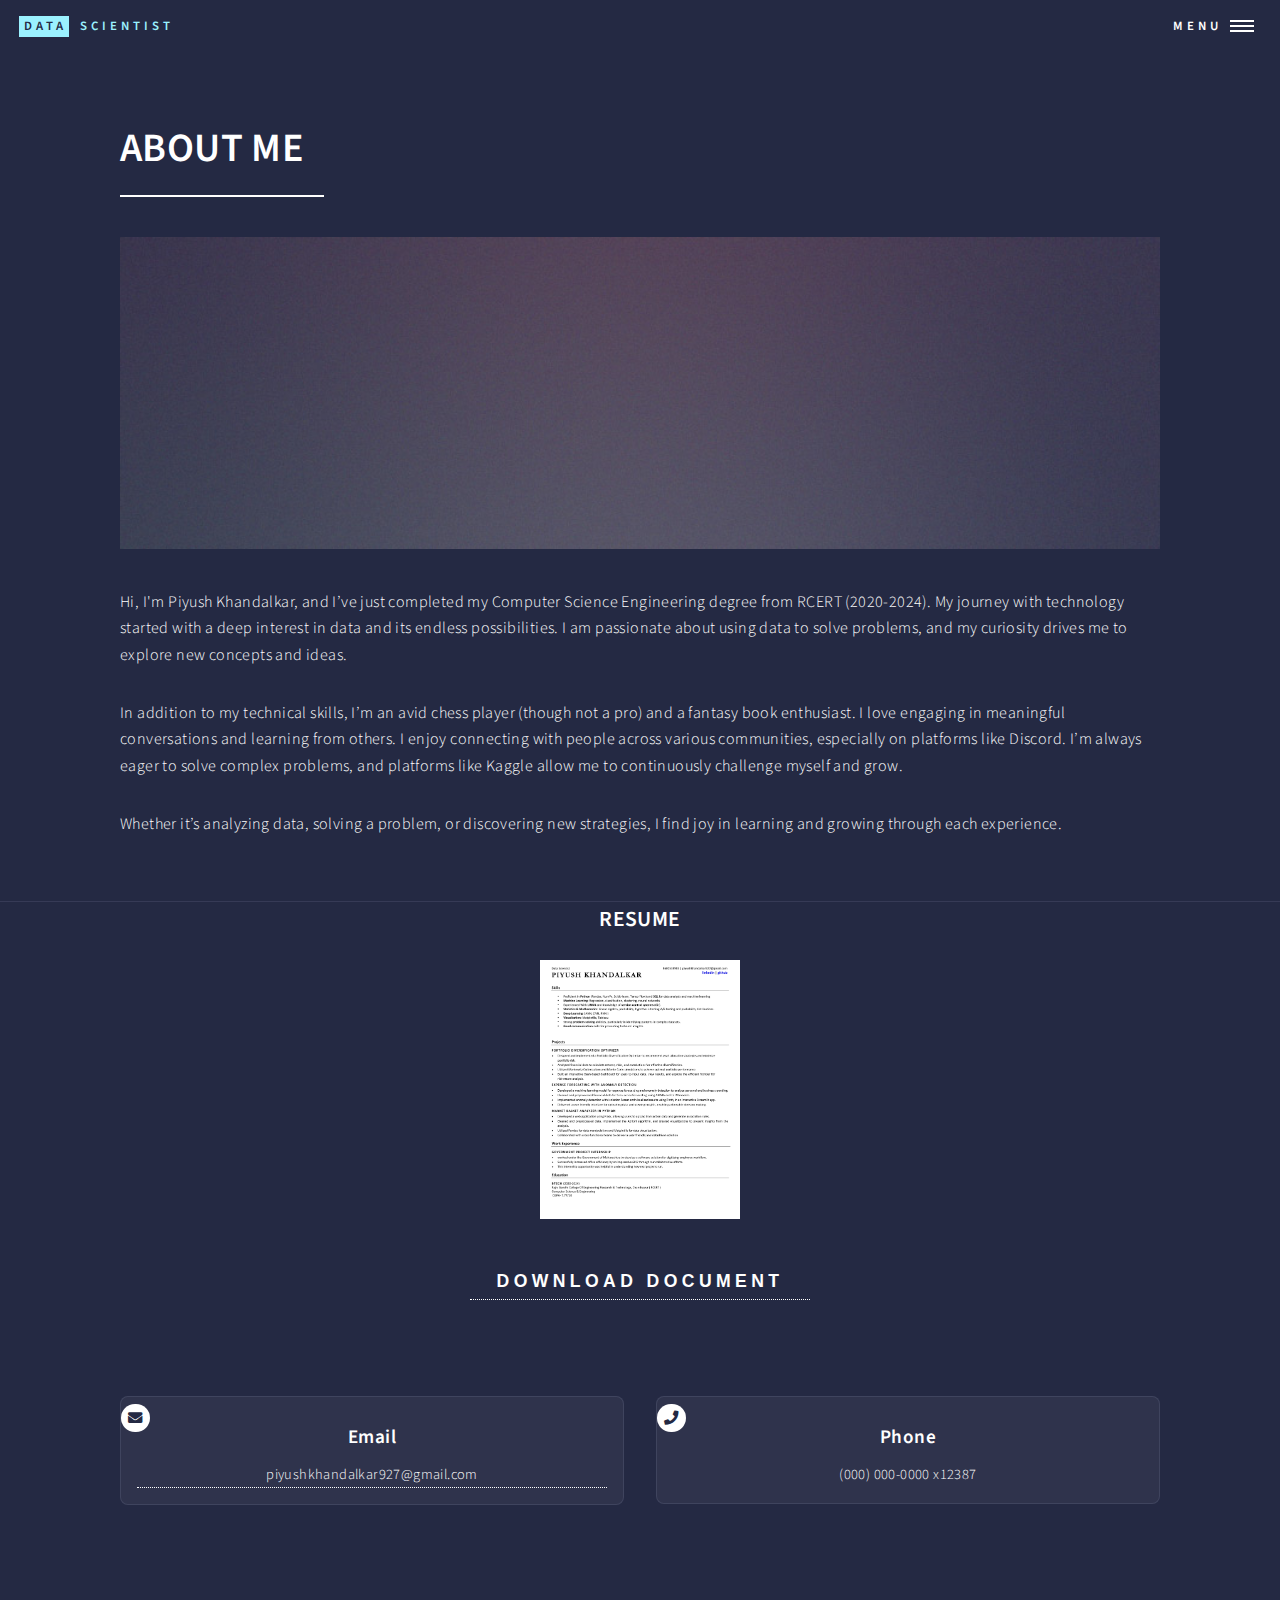
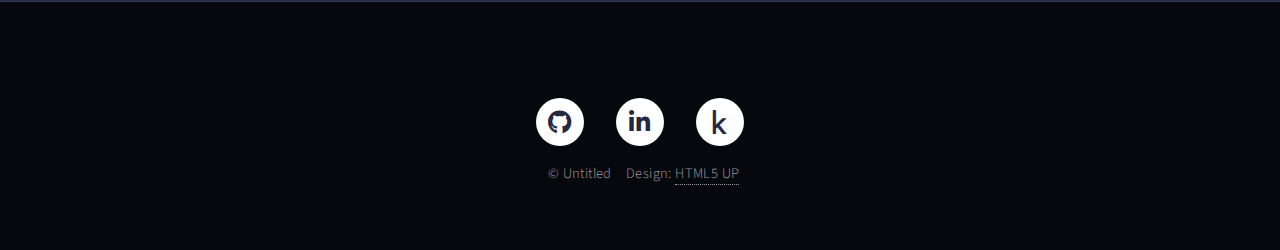
<file: generic.html>
<!DOCTYPE HTML>
<!--
	Forty by HTML5 UP
	html5up.net | @ajlkn
	Free for personal and commercial use under the CCA 3.0 license (html5up.net/license)
-->
<html>
	<head>
		<title>About Me</title>
		<meta charset="utf-8" />
		<meta name="viewport" content="width=device-width, initial-scale=1, user-scalable=no" />
		<link rel="stylesheet" href="assets/css/main.css" />
		<noscript><link rel="stylesheet" href="assets/css/noscript.css" /></noscript>
	</head>
	<body class="is-preload">

		<!-- Wrapper -->
			<div id="wrapper">

				<!-- Header -->
				<header id="header" class="alt">
					<a href="index.html" class="logo"><strong>DATA</strong> <span>SCIENTIST</span></a>
					<nav>
						<a href="#menu">Menu</a>
					</nav>
				</header>

				<!-- Menu -->
				<nav id="menu">
					<ul class="links">
						<li><a href="index.html">Home</a></li>
						<li><a href="generic.html">Generic</a></li>
						
					</ul>
					<ul class="actions stacked">
						<li><a href="#" class="button primary fit">Get Started</a></li>
					</ul>
				</nav>
				<!-- Main -->
					<div id="main" class="alt">

						<!-- One -->
							<section id="one">
								<div class="inner">
									<header class="major">
										<h1>ABOUT ME</h1>
									</header>
									<span class="image main"><img src="images/pic11.jpg" alt="" /></span>
									<p>Hi, I'm Piyush Khandalkar, and I’ve just completed my Computer Science Engineering degree from RCERT (2020-2024). My journey with technology started with a deep interest in data and its endless possibilities. I am passionate about using data to solve problems, and my curiosity drives me to explore new concepts and ideas.</p>
									<p>In addition to my technical skills, I’m an avid chess player (though not a pro) and a fantasy book enthusiast. I love engaging in meaningful conversations and learning from others. I enjoy connecting with people across various communities, especially on platforms like Discord. I’m always eager to solve complex problems, and platforms like Kaggle allow me to continuously challenge myself and grow.</p>
									<p>Whether it’s analyzing data, solving a problem, or discovering new strategies, I find joy in learning and growing through each experience.</p>
								</div>
							</section>

					</div>
					<div class="document-tiles">
						<article class="pdf-tile">
							<h3>RESUME</h3>
							<div class="pdf-thumbnail">
								<!-- Thumbnail image (Replace with your own image or document preview) -->
								<img src="2012res_page-0001.jpg" alt="Document Thumbnail" class="thumbnail-image" />
							</div>
							<a href="path/to/your/document.pdf" target="_blank" class="tile-button-link">
								<button class="tile-button">Download Document</button>
							</a>
						</article>
						<!-- Repeat for other tiles -->
					</div>
					
					
					
					
					
					
					
					

				<!-- Contact -->
				<section id="contact">
					<div class="inner horizontal">
						<div class="contact-method">
							<span class="icon solid alt fa-envelope"></span>
							<h3>Email</h3>
							<a href="#">piyushkhandalkar927@gmail.com</a>
						</div>
						<div class="contact-method">
							<span class="icon solid alt fa-phone"></span>
							<h3>Phone</h3>
							<span>(000) 000-0000 x12387</span>
						</div>
						
					</div>
				</section>


				<!-- Footer -->
				<footer id="footer">
					<div class="inner">
						<ul class="icons">
							<li><a href="https://github.com/Piyushkhandalkar" class="icon brands alt fa-github"><span class="label">GitHub</span></a></li>
							<li><a href="https://www.linkedin.com/in/%F0%9D%99%8B%F0%9D%99%9E%F0%9D%99%AE%F0%9D%99%AA%F0%9D%99%A8%F0%9D%99%9D-%F0%9D%99%86%F0%9D%99%9D%F0%9D%99%96%F0%9D%99%A3%F0%9D%99%99%F0%9D%99%96%F0%9D%99%A1%F0%9D%99%A0%F0%9D%99%96%F0%9D%99%A7-78922a215?lipi=urn%3Ali%3Apage%3Ad_flagship3_profile_view_base_contact_details%3BijcU64xvQSW2V6upYdoJ%2FA%3D%3D" class="icon brands alt fa-linkedin-in"><span class="label">LinkedIn</span></a></li>
							<li><a href="https://www.kaggle.com/piyushkhandalkar" class="icon brands alt fa-kaggle"><span class="label">Kaggle</span></a></li>
						</ul>
						<ul class="copyright">
							<li>&copy; Untitled</li><li>Design: <a href="https://html5up.net">HTML5 UP</a></li>
						</ul>
					</div>
				</footer>

			</div>

		<!-- Scripts -->
			<script src="assets/js/jquery.min.js"></script>
			<script src="assets/js/jquery.scrolly.min.js"></script>
			<script src="assets/js/jquery.scrollex.min.js"></script>
			<script src="assets/js/browser.min.js"></script>
			<script src="assets/js/breakpoints.min.js"></script>
			<script src="assets/js/util.js"></script>
			<script src="assets/js/main.js"></script>

	</body>
</html>
</file>
<file: assets/css/noscript.css>
/*
	Forty by HTML5 UP
	html5up.net | @ajlkn
	Free for personal and commercial use under the CCA 3.0 license (html5up.net/license)
*/

/* Banner */

	body.is-preload #banner:after {
		opacity: 0.85;
	}

	body.is-preload #banner > .inner {
		-moz-filter: none;
		-webkit-filter: none;
		-ms-filter: none;
		filter: none;
		-moz-transform: none;
		-webkit-transform: none;
		-ms-transform: none;
		transform: none;
		opacity: 1;
	}
</file>
<file: assets/css/main.css>
@import url(fontawesome-all.min.css);
@import url("https://fonts.googleapis.com/css?family=Source+Sans+Pro:300,300italic,600,600italic");

/*
	Forty by HTML5 UP
	html5up.net | @ajlkn
	Free for personal and commercial use under the CCA 3.0 license (html5up.net/license)
*/

html, body, div, span, applet, object,
iframe, h1, h2, h3, h4, h5, h6, p, blockquote,
pre, a, abbr, acronym, address, big, cite,
code, del, dfn, em, img, ins, kbd, q, s, samp,
small, strike, strong, sub, sup, tt, var, b,
u, i, center, dl, dt, dd, ol, ul, li, fieldset,
form, label, legend, table, caption, tbody,
tfoot, thead, tr, th, td, article, aside,
canvas, details, embed, figure, figcaption,
footer, header, hgroup, menu, nav, output, ruby,
section, summary, time, mark, audio, video {
	margin: 0;
	padding: 0;
	border: 0;
	font-size: 100%;
	font: inherit;
	vertical-align: baseline;}

article, aside, details, figcaption, figure,
footer, header, hgroup, menu, nav, section {
	display: block;}

body {
	line-height: 1;
}

ol, ul {
	list-style: none;
}

blockquote, q {
	quotes: none;
}

	blockquote:before, blockquote:after, q:before, q:after {
		content: '';
		content: none;
	}

table {
	border-collapse: collapse;
	border-spacing: 0;
}

body {
	-webkit-text-size-adjust: none;
}

mark {
	background-color: transparent;
	color: inherit;
}

input::-moz-focus-inner {
	border: 0;
	padding: 0;
}

input, select, textarea {
	-moz-appearance: none;
	-webkit-appearance: none;
	-ms-appearance: none;
	appearance: none;
}

/* Basic */

	@-ms-viewport {
		width: device-width;
	}

	body {
		-ms-overflow-style: scrollbar;
	}

	@media screen and (max-width: 480px) {

		html, body {
			min-width: 320px;
		}

	}

	html {
		box-sizing: border-box;
	}

	*, *:before, *:after {
		box-sizing: inherit;
	}

	body {
		background: #242943;
	}

		body.is-preload *, body.is-preload *:before, body.is-preload *:after {
			-moz-animation: none !important;
			-webkit-animation: none !important;
			-ms-animation: none !important;
			animation: none !important;
			-moz-transition: none !important;
			-webkit-transition: none !important;
			-ms-transition: none !important;
			transition: none !important;
		}

/* Type */

	body, input, select, textarea {
		color: #ffffff;
		font-family: "Source Sans Pro", Helvetica, sans-serif;
		font-size: 17pt;
		font-weight: 300;
		letter-spacing: 0.025em;
		line-height: 1.65;
	}

		@media screen and (max-width: 1680px) {

			body, input, select, textarea {
				font-size: 14pt;
			}

		}

		@media screen and (max-width: 1280px) {

			body, input, select, textarea {
				font-size: 12pt;
			}

		}

		@media screen and (max-width: 360px) {

			body, input, select, textarea {
				font-size: 11pt;
			}

		}

	a {
		-moz-transition: color 0.2s ease-in-out, border-bottom-color 0.2s ease-in-out;
		-webkit-transition: color 0.2s ease-in-out, border-bottom-color 0.2s ease-in-out;
		-ms-transition: color 0.2s ease-in-out, border-bottom-color 0.2s ease-in-out;
		transition: color 0.2s ease-in-out, border-bottom-color 0.2s ease-in-out;
		border-bottom: dotted 1px;
		color: inherit;
		text-decoration: none;
	}

		a:hover {
			border-bottom-color: transparent;
			color: #9bf1ff !important;
		}

		a:active {
			color: #53e3fb !important;
		}

	strong, b {
		color: #ffffff;
		font-weight: 600;
	}

	em, i {
		font-style: italic;
	}

	p {
		margin: 0 0 2em 0;
	}

	h1, h2, h3, h4, h5, h6 {
		color: #ffffff;
		font-weight: 600;
		line-height: 1.65;
		margin: 0 0 1em 0;
	}

		h1 a, h2 a, h3 a, h4 a, h5 a, h6 a {
			color: inherit;
			border-bottom: 0;
		}

	h1 {
		font-size: 2.5em;
	}

	h2 {
		font-size: 1.75em;
	}

	h3 {
		font-size: 1.35em;
	}

	h4 {
		font-size: 1.1em;
	}

	h5 {
		font-size: 0.9em;
	}

	h6 {
		font-size: 0.7em;
	}

	@media screen and (max-width: 736px) {

		h1 {
			font-size: 2em;
		}

		h2 {
			font-size: 1.5em;
		}

		h3 {
			font-size: 1.25em;
		}

	}

	sub {
		font-size: 0.8em;
		position: relative;
		top: 0.5em;
	}

	sup {
		font-size: 0.8em;
		position: relative;
		top: -0.5em;
	}

	blockquote {
		border-left: solid 4px rgba(212, 212, 255, 0.1);
		font-style: italic;
		margin: 0 0 2em 0;
		padding: 0.5em 0 0.5em 2em;
	}

	code {
		background: rgba(212, 212, 255, 0.035);
		font-family: "Courier New", monospace;
		font-size: 0.9em;
		margin: 0 0.25em;
		padding: 0.25em 0.65em;
	}

	pre {
		-webkit-overflow-scrolling: touch;
		font-family: "Courier New", monospace;
		font-size: 0.9em;
		margin: 0 0 2em 0;
	}

		pre code {
			display: block;
			line-height: 1.75;
			padding: 1em 1.5em;
			overflow-x: auto;
		}

	hr {
		border: 0;
		border-bottom: solid 1px rgba(212, 212, 255, 0.1);
		margin: 2em 0;
	}

		hr.major {
			margin: 3em 0;
		}

	.align-left {
		text-align: left;
	}

	.align-center {
		text-align: center;
	}

	.align-right {
		text-align: right;
	}

/* Row */

	.row {
		display: flex;
		flex-wrap: wrap;
		box-sizing: border-box;
		align-items: stretch;
	}

		.row > * {
			box-sizing: border-box;
		}

		.row.gtr-uniform > * > :last-child {
			margin-bottom: 0;
		}

		.row.aln-left {
			justify-content: flex-start;
		}

		.row.aln-center {
			justify-content: center;
		}

		.row.aln-right {
			justify-content: flex-end;
		}

		.row.aln-top {
			align-items: flex-start;
		}

		.row.aln-middle {
			align-items: center;
		}

		.row.aln-bottom {
			align-items: flex-end;
		}

		.row > .imp {
			order: -1;
		}

		.row > .col-1 {
			width: 8.33333%;
		}

		.row > .off-1 {
			margin-left: 8.33333%;
		}

		.row > .col-2 {
			width: 16.66667%;
		}

		.row > .off-2 {
			margin-left: 16.66667%;
		}

		.row > .col-3 {
			width: 25%;
		}

		.row > .off-3 {
			margin-left: 25%;
		}

		.row > .col-4 {
			width: 33.33333%;
		}

		.row > .off-4 {
			margin-left: 33.33333%;
		}

		.row > .col-5 {
			width: 41.66667%;
		}

		.row > .off-5 {
			margin-left: 41.66667%;
		}

		.row > .col-6 {
			width: 50%;
		}

		.row > .off-6 {
			margin-left: 50%;
		}

		.row > .col-7 {
			width: 58.33333%;
		}

		.row > .off-7 {
			margin-left: 58.33333%;
		}

		.row > .col-8 {
			width: 66.66667%;
		}

		.row > .off-8 {
			margin-left: 66.66667%;
		}

		.row > .col-9 {
			width: 75%;
		}

		.row > .off-9 {
			margin-left: 75%;
		}

		.row > .col-10 {
			width: 83.33333%;
		}

		.row > .off-10 {
			margin-left: 83.33333%;
		}

		.row > .col-11 {
			width: 91.66667%;
		}

		.row > .off-11 {
			margin-left: 91.66667%;
		}

		.row > .col-12 {
			width: 100%;
		}

		.row > .off-12 {
			margin-left: 100%;
		}

		.row.gtr-0 {
			margin-top: 0;
			margin-left: 0em;
		}

			.row.gtr-0 > * {
				padding: 0 0 0 0em;
			}

			.row.gtr-0.gtr-uniform {
				margin-top: 0em;
			}

				.row.gtr-0.gtr-uniform > * {
					padding-top: 0em;
				}

		.row.gtr-25 {
			margin-top: 0;
			margin-left: -0.5em;
		}

			.row.gtr-25 > * {
				padding: 0 0 0 0.5em;
			}

			.row.gtr-25.gtr-uniform {
				margin-top: -0.5em;
			}

				.row.gtr-25.gtr-uniform > * {
					padding-top: 0.5em;
				}

		.row.gtr-50 {
			margin-top: 0;
			margin-left: -1em;
		}

			.row.gtr-50 > * {
				padding: 0 0 0 1em;
			}

			.row.gtr-50.gtr-uniform {
				margin-top: -1em;
			}

				.row.gtr-50.gtr-uniform > * {
					padding-top: 1em;
				}

		.row {
			margin-top: 0;
			margin-left: -2em;
		}

			.row > * {
				padding: 0 0 0 2em;
			}

			.row.gtr-uniform {
				margin-top: -2em;
			}

				.row.gtr-uniform > * {
					padding-top: 2em;
				}

		.row.gtr-150 {
			margin-top: 0;
			margin-left: -3em;
		}

			.row.gtr-150 > * {
				padding: 0 0 0 3em;
			}

			.row.gtr-150.gtr-uniform {
				margin-top: -3em;
			}

				.row.gtr-150.gtr-uniform > * {
					padding-top: 3em;
				}

		.row.gtr-200 {
			margin-top: 0;
			margin-left: -4em;
		}

			.row.gtr-200 > * {
				padding: 0 0 0 4em;
			}

			.row.gtr-200.gtr-uniform {
				margin-top: -4em;
			}

				.row.gtr-200.gtr-uniform > * {
					padding-top: 4em;
				}

		@media screen and (max-width: 1680px) {

			.row {
				display: flex;
				flex-wrap: wrap;
				box-sizing: border-box;
				align-items: stretch;
			}

				.row > * {
					box-sizing: border-box;
				}

				.row.gtr-uniform > * > :last-child {
					margin-bottom: 0;
				}

				.row.aln-left {
					justify-content: flex-start;
				}

				.row.aln-center {
					justify-content: center;
				}

				.row.aln-right {
					justify-content: flex-end;
				}

				.row.aln-top {
					align-items: flex-start;
				}

				.row.aln-middle {
					align-items: center;
				}

				.row.aln-bottom {
					align-items: flex-end;
				}

				.row > .imp-xlarge {
					order: -1;
				}

				.row > .col-1-xlarge {
					width: 8.33333%;
				}

				.row > .off-1-xlarge {
					margin-left: 8.33333%;
				}

				.row > .col-2-xlarge {
					width: 16.66667%;
				}

				.row > .off-2-xlarge {
					margin-left: 16.66667%;
				}

				.row > .col-3-xlarge {
					width: 25%;
				}

				.row > .off-3-xlarge {
					margin-left: 25%;
				}

				.row > .col-4-xlarge {
					width: 33.33333%;
				}

				.row > .off-4-xlarge {
					margin-left: 33.33333%;
				}

				.row > .col-5-xlarge {
					width: 41.66667%;
				}

				.row > .off-5-xlarge {
					margin-left: 41.66667%;
				}

				.row > .col-6-xlarge {
					width: 50%;
				}

				.row > .off-6-xlarge {
					margin-left: 50%;
				}

				.row > .col-7-xlarge {
					width: 58.33333%;
				}

				.row > .off-7-xlarge {
					margin-left: 58.33333%;
				}

				.row > .col-8-xlarge {
					width: 66.66667%;
				}

				.row > .off-8-xlarge {
					margin-left: 66.66667%;
				}

				.row > .col-9-xlarge {
					width: 75%;
				}

				.row > .off-9-xlarge {
					margin-left: 75%;
				}

				.row > .col-10-xlarge {
					width: 83.33333%;
				}

				.row > .off-10-xlarge {
					margin-left: 83.33333%;
				}

				.row > .col-11-xlarge {
					width: 91.66667%;
				}

				.row > .off-11-xlarge {
					margin-left: 91.66667%;
				}

				.row > .col-12-xlarge {
					width: 100%;
				}

				.row > .off-12-xlarge {
					margin-left: 100%;
				}

				.row.gtr-0 {
					margin-top: 0;
					margin-left: 0em;
				}

					.row.gtr-0 > * {
						padding: 0 0 0 0em;
					}

					.row.gtr-0.gtr-uniform {
						margin-top: 0em;
					}

						.row.gtr-0.gtr-uniform > * {
							padding-top: 0em;
						}

				.row.gtr-25 {
					margin-top: 0;
					margin-left: -0.5em;
				}

					.row.gtr-25 > * {
						padding: 0 0 0 0.5em;
					}

					.row.gtr-25.gtr-uniform {
						margin-top: -0.5em;
					}

						.row.gtr-25.gtr-uniform > * {
							padding-top: 0.5em;
						}

				.row.gtr-50 {
					margin-top: 0;
					margin-left: -1em;
				}

					.row.gtr-50 > * {
						padding: 0 0 0 1em;
					}

					.row.gtr-50.gtr-uniform {
						margin-top: -1em;
					}

						.row.gtr-50.gtr-uniform > * {
							padding-top: 1em;
						}

				.row {
					margin-top: 0;
					margin-left: -2em;
				}

					.row > * {
						padding: 0 0 0 2em;
					}

					.row.gtr-uniform {
						margin-top: -2em;
					}

						.row.gtr-uniform > * {
							padding-top: 2em;
						}

				.row.gtr-150 {
					margin-top: 0;
					margin-left: -3em;
				}

					.row.gtr-150 > * {
						padding: 0 0 0 3em;
					}

					.row.gtr-150.gtr-uniform {
						margin-top: -3em;
					}

						.row.gtr-150.gtr-uniform > * {
							padding-top: 3em;
						}

				.row.gtr-200 {
					margin-top: 0;
					margin-left: -4em;
				}

					.row.gtr-200 > * {
						padding: 0 0 0 4em;
					}

					.row.gtr-200.gtr-uniform {
						margin-top: -4em;
					}

						.row.gtr-200.gtr-uniform > * {
							padding-top: 4em;
						}

		}

		@media screen and (max-width: 1280px) {

			.row {
				display: flex;
				flex-wrap: wrap;
				box-sizing: border-box;
				align-items: stretch;
			}

				.row > * {
					box-sizing: border-box;
				}

				.row.gtr-uniform > * > :last-child {
					margin-bottom: 0;
				}

				.row.aln-left {
					justify-content: flex-start;
				}

				.row.aln-center {
					justify-content: center;
				}

				.row.aln-right {
					justify-content: flex-end;
				}

				.row.aln-top {
					align-items: flex-start;
				}

				.row.aln-middle {
					align-items: center;
				}

				.row.aln-bottom {
					align-items: flex-end;
				}

				.row > .imp-large {
					order: -1;
				}

				.row > .col-1-large {
					width: 8.33333%;
				}

				.row > .off-1-large {
					margin-left: 8.33333%;
				}

				.row > .col-2-large {
					width: 16.66667%;
				}

				.row > .off-2-large {
					margin-left: 16.66667%;
				}

				.row > .col-3-large {
					width: 25%;
				}

				.row > .off-3-large {
					margin-left: 25%;
				}

				.row > .col-4-large {
					width: 33.33333%;
				}

				.row > .off-4-large {
					margin-left: 33.33333%;
				}

				.row > .col-5-large {
					width: 41.66667%;
				}

				.row > .off-5-large {
					margin-left: 41.66667%;
				}

				.row > .col-6-large {
					width: 50%;
				}

				.row > .off-6-large {
					margin-left: 50%;
				}

				.row > .col-7-large {
					width: 58.33333%;
				}

				.row > .off-7-large {
					margin-left: 58.33333%;
				}

				.row > .col-8-large {
					width: 66.66667%;
				}

				.row > .off-8-large {
					margin-left: 66.66667%;
				}

				.row > .col-9-large {
					width: 75%;
				}

				.row > .off-9-large {
					margin-left: 75%;
				}

				.row > .col-10-large {
					width: 83.33333%;
				}

				.row > .off-10-large {
					margin-left: 83.33333%;
				}

				.row > .col-11-large {
					width: 91.66667%;
				}

				.row > .off-11-large {
					margin-left: 91.66667%;
				}

				.row > .col-12-large {
					width: 100%;
				}

				.row > .off-12-large {
					margin-left: 100%;
				}

				.row.gtr-0 {
					margin-top: 0;
					margin-left: 0em;
				}

					.row.gtr-0 > * {
						padding: 0 0 0 0em;
					}

					.row.gtr-0.gtr-uniform {
						margin-top: 0em;
					}

						.row.gtr-0.gtr-uniform > * {
							padding-top: 0em;
						}

				.row.gtr-25 {
					margin-top: 0;
					margin-left: -0.375em;
				}

					.row.gtr-25 > * {
						padding: 0 0 0 0.375em;
					}

					.row.gtr-25.gtr-uniform {
						margin-top: -0.375em;
					}

						.row.gtr-25.gtr-uniform > * {
							padding-top: 0.375em;
						}

				.row.gtr-50 {
					margin-top: 0;
					margin-left: -0.75em;
				}

					.row.gtr-50 > * {
						padding: 0 0 0 0.75em;
					}

					.row.gtr-50.gtr-uniform {
						margin-top: -0.75em;
					}

						.row.gtr-50.gtr-uniform > * {
							padding-top: 0.75em;
						}

				.row {
					margin-top: 0;
					margin-left: -1.5em;
				}

					.row > * {
						padding: 0 0 0 1.5em;
					}

					.row.gtr-uniform {
						margin-top: -1.5em;
					}

						.row.gtr-uniform > * {
							padding-top: 1.5em;
						}

				.row.gtr-150 {
					margin-top: 0;
					margin-left: -2.25em;
				}

					.row.gtr-150 > * {
						padding: 0 0 0 2.25em;
					}

					.row.gtr-150.gtr-uniform {
						margin-top: -2.25em;
					}

						.row.gtr-150.gtr-uniform > * {
							padding-top: 2.25em;
						}

				.row.gtr-200 {
					margin-top: 0;
					margin-left: -3em;
				}

					.row.gtr-200 > * {
						padding: 0 0 0 3em;
					}

					.row.gtr-200.gtr-uniform {
						margin-top: -3em;
					}

						.row.gtr-200.gtr-uniform > * {
							padding-top: 3em;
						}

		}

		@media screen and (max-width: 980px) {

			.row {
				display: flex;
				flex-wrap: wrap;
				box-sizing: border-box;
				align-items: stretch;
			}

				.row > * {
					box-sizing: border-box;
				}

				.row.gtr-uniform > * > :last-child {
					margin-bottom: 0;
				}

				.row.aln-left {
					justify-content: flex-start;
				}

				.row.aln-center {
					justify-content: center;
				}

				.row.aln-right {
					justify-content: flex-end;
				}

				.row.aln-top {
					align-items: flex-start;
				}

				.row.aln-middle {
					align-items: center;
				}

				.row.aln-bottom {
					align-items: flex-end;
				}

				.row > .imp-medium {
					order: -1;
				}

				.row > .col-1-medium {
					width: 8.33333%;
				}

				.row > .off-1-medium {
					margin-left: 8.33333%;
				}

				.row > .col-2-medium {
					width: 16.66667%;
				}

				.row > .off-2-medium {
					margin-left: 16.66667%;
				}

				.row > .col-3-medium {
					width: 25%;
				}

				.row > .off-3-medium {
					margin-left: 25%;
				}

				.row > .col-4-medium {
					width: 33.33333%;
				}

				.row > .off-4-medium {
					margin-left: 33.33333%;
				}

				.row > .col-5-medium {
					width: 41.66667%;
				}

				.row > .off-5-medium {
					margin-left: 41.66667%;
				}

				.row > .col-6-medium {
					width: 50%;
				}

				.row > .off-6-medium {
					margin-left: 50%;
				}

				.row > .col-7-medium {
					width: 58.33333%;
				}

				.row > .off-7-medium {
					margin-left: 58.33333%;
				}

				.row > .col-8-medium {
					width: 66.66667%;
				}

				.row > .off-8-medium {
					margin-left: 66.66667%;
				}

				.row > .col-9-medium {
					width: 75%;
				}

				.row > .off-9-medium {
					margin-left: 75%;
				}

				.row > .col-10-medium {
					width: 83.33333%;
				}

				.row > .off-10-medium {
					margin-left: 83.33333%;
				}

				.row > .col-11-medium {
					width: 91.66667%;
				}

				.row > .off-11-medium {
					margin-left: 91.66667%;
				}

				.row > .col-12-medium {
					width: 100%;
				}

				.row > .off-12-medium {
					margin-left: 100%;
				}

				.row.gtr-0 {
					margin-top: 0;
					margin-left: 0em;
				}

					.row.gtr-0 > * {
						padding: 0 0 0 0em;
					}

					.row.gtr-0.gtr-uniform {
						margin-top: 0em;
					}

						.row.gtr-0.gtr-uniform > * {
							padding-top: 0em;
						}

				.row.gtr-25 {
					margin-top: 0;
					margin-left: -0.375em;
				}

					.row.gtr-25 > * {
						padding: 0 0 0 0.375em;
					}

					.row.gtr-25.gtr-uniform {
						margin-top: -0.375em;
					}

						.row.gtr-25.gtr-uniform > * {
							padding-top: 0.375em;
						}

				.row.gtr-50 {
					margin-top: 0;
					margin-left: -0.75em;
				}

					.row.gtr-50 > * {
						padding: 0 0 0 0.75em;
					}

					.row.gtr-50.gtr-uniform {
						margin-top: -0.75em;
					}

						.row.gtr-50.gtr-uniform > * {
							padding-top: 0.75em;
						}

				.row {
					margin-top: 0;
					margin-left: -1.5em;
				}

					.row > * {
						padding: 0 0 0 1.5em;
					}

					.row.gtr-uniform {
						margin-top: -1.5em;
					}

						.row.gtr-uniform > * {
							padding-top: 1.5em;
						}

				.row.gtr-150 {
					margin-top: 0;
					margin-left: -2.25em;
				}

					.row.gtr-150 > * {
						padding: 0 0 0 2.25em;
					}

					.row.gtr-150.gtr-uniform {
						margin-top: -2.25em;
					}

						.row.gtr-150.gtr-uniform > * {
							padding-top: 2.25em;
						}

				.row.gtr-200 {
					margin-top: 0;
					margin-left: -3em;
				}

					.row.gtr-200 > * {
						padding: 0 0 0 3em;
					}

					.row.gtr-200.gtr-uniform {
						margin-top: -3em;
					}

						.row.gtr-200.gtr-uniform > * {
							padding-top: 3em;
						}

		}

		@media screen and (max-width: 736px) {

			.row {
				display: flex;
				flex-wrap: wrap;
				box-sizing: border-box;
				align-items: stretch;
			}

				.row > * {
					box-sizing: border-box;
				}

				.row.gtr-uniform > * > :last-child {
					margin-bottom: 0;
				}

				.row.aln-left {
					justify-content: flex-start;
				}

				.row.aln-center {
					justify-content: center;
				}

				.row.aln-right {
					justify-content: flex-end;
				}

				.row.aln-top {
					align-items: flex-start;
				}

				.row.aln-middle {
					align-items: center;
				}

				.row.aln-bottom {
					align-items: flex-end;
				}

				.row > .imp-small {
					order: -1;
				}

				.row > .col-1-small {
					width: 8.33333%;
				}

				.row > .off-1-small {
					margin-left: 8.33333%;
				}

				.row > .col-2-small {
					width: 16.66667%;
				}

				.row > .off-2-small {
					margin-left: 16.66667%;
				}

				.row > .col-3-small {
					width: 25%;
				}

				.row > .off-3-small {
					margin-left: 25%;
				}

				.row > .col-4-small {
					width: 33.33333%;
				}

				.row > .off-4-small {
					margin-left: 33.33333%;
				}

				.row > .col-5-small {
					width: 41.66667%;
				}

				.row > .off-5-small {
					margin-left: 41.66667%;
				}

				.row > .col-6-small {
					width: 50%;
				}

				.row > .off-6-small {
					margin-left: 50%;
				}

				.row > .col-7-small {
					width: 58.33333%;
				}

				.row > .off-7-small {
					margin-left: 58.33333%;
				}

				.row > .col-8-small {
					width: 66.66667%;
				}

				.row > .off-8-small {
					margin-left: 66.66667%;
				}

				.row > .col-9-small {
					width: 75%;
				}

				.row > .off-9-small {
					margin-left: 75%;
				}

				.row > .col-10-small {
					width: 83.33333%;
				}

				.row > .off-10-small {
					margin-left: 83.33333%;
				}

				.row > .col-11-small {
					width: 91.66667%;
				}

				.row > .off-11-small {
					margin-left: 91.66667%;
				}

				.row > .col-12-small {
					width: 100%;
				}

				.row > .off-12-small {
					margin-left: 100%;
				}

				.row.gtr-0 {
					margin-top: 0;
					margin-left: 0em;
				}

					.row.gtr-0 > * {
						padding: 0 0 0 0em;
					}

					.row.gtr-0.gtr-uniform {
						margin-top: 0em;
					}

						.row.gtr-0.gtr-uniform > * {
							padding-top: 0em;
						}

				.row.gtr-25 {
					margin-top: 0;
					margin-left: -0.3125em;
				}

					.row.gtr-25 > * {
						padding: 0 0 0 0.3125em;
					}

					.row.gtr-25.gtr-uniform {
						margin-top: -0.3125em;
					}

						.row.gtr-25.gtr-uniform > * {
							padding-top: 0.3125em;
						}

				.row.gtr-50 {
					margin-top: 0;
					margin-left: -0.625em;
				}

					.row.gtr-50 > * {
						padding: 0 0 0 0.625em;
					}

					.row.gtr-50.gtr-uniform {
						margin-top: -0.625em;
					}

						.row.gtr-50.gtr-uniform > * {
							padding-top: 0.625em;
						}

				.row {
					margin-top: 0;
					margin-left: -1.25em;
				}

					.row > * {
						padding: 0 0 0 1.25em;
					}

					.row.gtr-uniform {
						margin-top: -1.25em;
					}

						.row.gtr-uniform > * {
							padding-top: 1.25em;
						}

				.row.gtr-150 {
					margin-top: 0;
					margin-left: -1.875em;
				}

					.row.gtr-150 > * {
						padding: 0 0 0 1.875em;
					}

					.row.gtr-150.gtr-uniform {
						margin-top: -1.875em;
					}

						.row.gtr-150.gtr-uniform > * {
							padding-top: 1.875em;
						}

				.row.gtr-200 {
					margin-top: 0;
					margin-left: -2.5em;
				}

					.row.gtr-200 > * {
						padding: 0 0 0 2.5em;
					}

					.row.gtr-200.gtr-uniform {
						margin-top: -2.5em;
					}

						.row.gtr-200.gtr-uniform > * {
							padding-top: 2.5em;
						}

		}

		@media screen and (max-width: 480px) {

			.row {
				display: flex;
				flex-wrap: wrap;
				box-sizing: border-box;
				align-items: stretch;
			}

				.row > * {
					box-sizing: border-box;
				}

				.row.gtr-uniform > * > :last-child {
					margin-bottom: 0;
				}

				.row.aln-left {
					justify-content: flex-start;
				}

				.row.aln-center {
					justify-content: center;
				}

				.row.aln-right {
					justify-content: flex-end;
				}

				.row.aln-top {
					align-items: flex-start;
				}

				.row.aln-middle {
					align-items: center;
				}

				.row.aln-bottom {
					align-items: flex-end;
				}

				.row > .imp-xsmall {
					order: -1;
				}

				.row > .col-1-xsmall {
					width: 8.33333%;
				}

				.row > .off-1-xsmall {
					margin-left: 8.33333%;
				}

				.row > .col-2-xsmall {
					width: 16.66667%;
				}

				.row > .off-2-xsmall {
					margin-left: 16.66667%;
				}

				.row > .col-3-xsmall {
					width: 25%;
				}

				.row > .off-3-xsmall {
					margin-left: 25%;
				}

				.row > .col-4-xsmall {
					width: 33.33333%;
				}

				.row > .off-4-xsmall {
					margin-left: 33.33333%;
				}

				.row > .col-5-xsmall {
					width: 41.66667%;
				}

				.row > .off-5-xsmall {
					margin-left: 41.66667%;
				}

				.row > .col-6-xsmall {
					width: 50%;
				}

				.row > .off-6-xsmall {
					margin-left: 50%;
				}

				.row > .col-7-xsmall {
					width: 58.33333%;
				}

				.row > .off-7-xsmall {
					margin-left: 58.33333%;
				}

				.row > .col-8-xsmall {
					width: 66.66667%;
				}

				.row > .off-8-xsmall {
					margin-left: 66.66667%;
				}

				.row > .col-9-xsmall {
					width: 75%;
				}

				.row > .off-9-xsmall {
					margin-left: 75%;
				}

				.row > .col-10-xsmall {
					width: 83.33333%;
				}

				.row > .off-10-xsmall {
					margin-left: 83.33333%;
				}

				.row > .col-11-xsmall {
					width: 91.66667%;
				}

				.row > .off-11-xsmall {
					margin-left: 91.66667%;
				}

				.row > .col-12-xsmall {
					width: 100%;
				}

				.row > .off-12-xsmall {
					margin-left: 100%;
				}

				.row.gtr-0 {
					margin-top: 0;
					margin-left: 0em;
				}

					.row.gtr-0 > * {
						padding: 0 0 0 0em;
					}

					.row.gtr-0.gtr-uniform {
						margin-top: 0em;
					}

						.row.gtr-0.gtr-uniform > * {
							padding-top: 0em;
						}

				.row.gtr-25 {
					margin-top: 0;
					margin-left: -0.3125em;
				}

					.row.gtr-25 > * {
						padding: 0 0 0 0.3125em;
					}

					.row.gtr-25.gtr-uniform {
						margin-top: -0.3125em;
					}

						.row.gtr-25.gtr-uniform > * {
							padding-top: 0.3125em;
						}

				.row.gtr-50 {
					margin-top: 0;
					margin-left: -0.625em;
				}

					.row.gtr-50 > * {
						padding: 0 0 0 0.625em;
					}

					.row.gtr-50.gtr-uniform {
						margin-top: -0.625em;
					}

						.row.gtr-50.gtr-uniform > * {
							padding-top: 0.625em;
						}

				.row {
					margin-top: 0;
					margin-left: -1.25em;
				}

					.row > * {
						padding: 0 0 0 1.25em;
					}

					.row.gtr-uniform {
						margin-top: -1.25em;
					}

						.row.gtr-uniform > * {
							padding-top: 1.25em;
						}

				.row.gtr-150 {
					margin-top: 0;
					margin-left: -1.875em;
				}

					.row.gtr-150 > * {
						padding: 0 0 0 1.875em;
					}

					.row.gtr-150.gtr-uniform {
						margin-top: -1.875em;
					}

						.row.gtr-150.gtr-uniform > * {
							padding-top: 1.875em;
						}

				.row.gtr-200 {
					margin-top: 0;
					margin-left: -2.5em;
				}

					.row.gtr-200 > * {
						padding: 0 0 0 2.5em;
					}

					.row.gtr-200.gtr-uniform {
						margin-top: -2.5em;
					}

						.row.gtr-200.gtr-uniform > * {
							padding-top: 2.5em;
						}

		}

/* Section/Article */

	section.special, article.special {
		text-align: center;
	}

	header.major {
		width: -moz-max-content;
		width: -webkit-max-content;
		width: -ms-max-content;
		width: max-content;
		margin-bottom: 2em;
	}

		header.major > :first-child {
			margin-bottom: 0;
			width: calc(100% + 0.5em);
		}

			header.major > :first-child:after {
				content: '';
				background-color: #ffffff;
				display: block;
				height: 2px;
				margin: 0.325em 0 0.5em 0;
				width: 100%;
			}

		header.major > p {
			font-size: 0.7em;
			font-weight: 600;
			letter-spacing: 0.25em;
			margin-bottom: 0;
			text-transform: uppercase;
		}

		body.is-ie header.major > :first-child:after {
			max-width: 9em;
		}

		body.is-ie header.major > h1:after {
			max-width: 100% !important;
		}

	@media screen and (max-width: 736px) {

		header.major > p br {
			display: none;
		}

	}

/* Form */

	form {
		margin: 0 0 2em 0;
	}

		form > :last-child {
			margin-bottom: 0;
		}

		form > .fields {
			display: -moz-flex;
			display: -webkit-flex;
			display: -ms-flex;
			display: flex;
			-moz-flex-wrap: wrap;
			-webkit-flex-wrap: wrap;
			-ms-flex-wrap: wrap;
			flex-wrap: wrap;
			width: calc(100% + 3em);
			margin: -1.5em 0 2em -1.5em;
		}

			form > .fields > .field {
				-moz-flex-grow: 0;
				-webkit-flex-grow: 0;
				-ms-flex-grow: 0;
				flex-grow: 0;
				-moz-flex-shrink: 0;
				-webkit-flex-shrink: 0;
				-ms-flex-shrink: 0;
				flex-shrink: 0;
				padding: 1.5em 0 0 1.5em;
				width: calc(100% - 1.5em);
			}

				form > .fields > .field.half {
					width: calc(50% - 0.75em);
				}

				form > .fields > .field.third {
					width: calc(100%/3 - 0.5em);
				}

				form > .fields > .field.quarter {
					width: calc(25% - 0.375em);
				}

		@media screen and (max-width: 480px) {

			form > .fields {
				width: calc(100% + 3em);
				margin: -1.5em 0 2em -1.5em;
			}

				form > .fields > .field {
					padding: 1.5em 0 0 1.5em;
					width: calc(100% - 1.5em);
				}

					form > .fields > .field.half {
						width: calc(100% - 1.5em);
					}

					form > .fields > .field.third {
						width: calc(100% - 1.5em);
					}

					form > .fields > .field.quarter {
						width: calc(100% - 1.5em);
					}

		}

	label {
		color: #ffffff;
		display: block;
		font-size: 0.8em;
		font-weight: 600;
		letter-spacing: 0.25em;
		margin: 0 0 1em 0;
		text-transform: uppercase;
	}

	input[type="text"],
	input[type="password"],
	input[type="email"],
	input[type="tel"],
	input[type="search"],
	input[type="url"],
	select,
	textarea {
		-moz-appearance: none;
		-webkit-appearance: none;
		-ms-appearance: none;
		appearance: none;
		background: rgba(212, 212, 255, 0.035);
		border: none;
		border-radius: 0;
		color: inherit;
		display: block;
		outline: 0;
		padding: 0 1em;
		text-decoration: none;
		width: 100%;
	}

		input[type="text"]:invalid,
		input[type="password"]:invalid,
		input[type="email"]:invalid,
		input[type="tel"]:invalid,
		input[type="search"]:invalid,
		input[type="url"]:invalid,
		select:invalid,
		textarea:invalid {
			box-shadow: none;
		}

		input[type="text"]:focus,
		input[type="password"]:focus,
		input[type="email"]:focus,
		input[type="tel"]:focus,
		input[type="search"]:focus,
		input[type="url"]:focus,
		select:focus,
		textarea:focus {
			border-color: #9bf1ff;
			box-shadow: 0 0 0 2px #9bf1ff;
		}

	select {
		background-image: url("data:image/svg+xml;charset=utf8,%3Csvg xmlns='http://www.w3.org/2000/svg' width='40' height='40' preserveAspectRatio='none' viewBox='0 0 40 40'%3E%3Cpath d='M9.4,12.3l10.4,10.4l10.4-10.4c0.2-0.2,0.5-0.4,0.9-0.4c0.3,0,0.6,0.1,0.9,0.4l3.3,3.3c0.2,0.2,0.4,0.5,0.4,0.9 c0,0.4-0.1,0.6-0.4,0.9L20.7,31.9c-0.2,0.2-0.5,0.4-0.9,0.4c-0.3,0-0.6-0.1-0.9-0.4L4.3,17.3c-0.2-0.2-0.4-0.5-0.4-0.9 c0-0.4,0.1-0.6,0.4-0.9l3.3-3.3c0.2-0.2,0.5-0.4,0.9-0.4S9.1,12.1,9.4,12.3z' fill='rgba(212, 212, 255, 0.1)' /%3E%3C/svg%3E");
		background-size: 1.25rem;
		background-repeat: no-repeat;
		background-position: calc(100% - 1rem) center;
		height: 2.75em;
		padding-right: 2.75em;
		text-overflow: ellipsis;
	}

		select option {
			color: #ffffff;
			background: #242943;
		}

		select:focus::-ms-value {
			background-color: transparent;
		}

		select::-ms-expand {
			display: none;
		}

	input[type="text"],
	input[type="password"],
	input[type="email"],
	input[type="tel"],
	input[type="search"],
	input[type="url"],
	select {
		height: 2.75em;
	}

	textarea {
		padding: 0.75em 1em;
	}

	input[type="checkbox"],
	input[type="radio"] {
		-moz-appearance: none;
		-webkit-appearance: none;
		-ms-appearance: none;
		appearance: none;
		display: block;
		float: left;
		margin-right: -2em;
		opacity: 0;
		width: 1em;
		z-index: -1;
	}

		input[type="checkbox"] + label,
		input[type="radio"] + label {
			text-decoration: none;
			color: #ffffff;
			cursor: pointer;
			display: inline-block;
			font-weight: 300;
			padding-left: 2.65em;
			padding-right: 0.75em;
			position: relative;
		}

			input[type="checkbox"] + label:before,
			input[type="radio"] + label:before {
				-moz-osx-font-smoothing: grayscale;
				-webkit-font-smoothing: antialiased;
				display: inline-block;
				font-style: normal;
				font-variant: normal;
				text-rendering: auto;
				line-height: 1;
				text-transform: none !important;
				font-family: 'Font Awesome 5 Free';
				font-weight: 900;
			}

			input[type="checkbox"] + label:before,
			input[type="radio"] + label:before {
				background: rgba(212, 212, 255, 0.035);
				content: '';
				display: inline-block;
				font-size: 0.8em;
				height: 2.0625em;
				left: 0;
				letter-spacing: 0;
				line-height: 2.0625em;
				position: absolute;
				text-align: center;
				top: 0;
				width: 2.0625em;
			}

		input[type="checkbox"]:checked + label:before,
		input[type="radio"]:checked + label:before {
			background: #ffffff;
			border-color: #9bf1ff;
			content: '\f00c';
			color: #242943;
		}

		input[type="checkbox"]:focus + label:before,
		input[type="radio"]:focus + label:before {
			box-shadow: 0 0 0 2px #9bf1ff;
		}

	input[type="radio"] + label:before {
		border-radius: 100%;
	}

	::-webkit-input-placeholder {
		color: rgba(244, 244, 255, 0.2) !important;
		opacity: 1.0;
	}

	:-moz-placeholder {
		color: rgba(244, 244, 255, 0.2) !important;
		opacity: 1.0;
	}

	::-moz-placeholder {
		color: rgba(244, 244, 255, 0.2) !important;
		opacity: 1.0;
	}

	:-ms-input-placeholder {
		color: rgba(244, 244, 255, 0.2) !important;
		opacity: 1.0;
	}

/* Box */

	.box {
		border: solid 1px rgba(212, 212, 255, 0.1);
		margin-bottom: 2em;
		padding: 1.5em;
	}

		.box > :last-child,
		.box > :last-child > :last-child,
		.box > :last-child > :last-child > :last-child {
			margin-bottom: 0;
		}

		.box.alt {
			border: 0;
			border-radius: 0;
			padding: 0;
		}

/* Icon */

	.icon {
		text-decoration: none;
		border-bottom: none;
		position: relative;
	}

		.icon:before {
			-moz-osx-font-smoothing: grayscale;
			-webkit-font-smoothing: antialiased;
			display: inline-block;
			font-style: normal;
			font-variant: normal;
			text-rendering: auto;
			line-height: 1;
			text-transform: none !important;
			font-family: 'Font Awesome 5 Free';
			font-weight: 400;
		}

		.icon > .label {
			display: none;
		}

		.icon:before {
			line-height: inherit;
		}

		.icon.solid:before {
			font-weight: 900;
		}

		.icon.brands:before {
			font-family: 'Font Awesome 5 Brands';
		}

		.icon.alt:before {
			background-color: #ffffff;
			border-radius: 100%;
			color: #242943;
			display: inline-block;
			height: 2em;
			line-height: 2em;
			text-align: center;
			width: 2em;
		}

	a.icon.alt:before {
		-moz-transition: background-color 0.2s ease-in-out;
		-webkit-transition: background-color 0.2s ease-in-out;
		-ms-transition: background-color 0.2s ease-in-out;
		transition: background-color 0.2s ease-in-out;
	}

	a.icon.alt:hover:before {
		background-color: #6fc3df;
	}

	a.icon.alt:active:before {
		background-color: #37a6cb;
	}

/* Image */

	.image {
		border: 0;
		display: inline-block;
		position: relative;
	}

		.image img {
			display: block;
		}

		.image.left, .image.right {
			max-width: 30%;
		}

			.image.left img, .image.right img {
				width: 100%;
			}

		.image.left {
			float: left;
			margin: 0 1.5em 1.25em 0;
			top: 0.25em;
		}

		.image.right {
			float: right;
			margin: 0 0 1.25em 1.5em;
			top: 0.25em;
		}

		.image.fit {
			display: block;
			margin: 0 0 2em 0;
			width: 100%;
		}

			.image.fit img {
				width: 100%;
			}

		.image.main {
			display: block;
			margin: 2.5em 0;
			width: 100%;
		}

			.image.main img {
				width: 100%;
			}

			@media screen and (max-width: 736px) {

				.image.main {
					margin: 1.5em 0;
				}

			}

/* List */

	ol {
		list-style: decimal;
		margin: 0 0 2em 0;
		padding-left: 1.25em;
	}

		ol li {
			padding-left: 0.25em;
		}

	ul {
		list-style: disc;
		margin: 0 0 2em 0;
		padding-left: 1em;
	}

		ul li {
			padding-left: 0.5em;
		}

		ul.alt {
			list-style: none;
			padding-left: 0;
		}

			ul.alt li {
				border-top: solid 1px rgba(212, 212, 255, 0.1);
				padding: 0.5em 0;
			}

				ul.alt li:first-child {
					border-top: 0;
					padding-top: 0;
				}

	dl {
		margin: 0 0 2em 0;
	}

		dl dt {
			display: block;
			font-weight: 600;
			margin: 0 0 1em 0;
		}

		dl dd {
			margin-left: 2em;
		}

/* Actions */

	ul.actions {
		display: -moz-flex;
		display: -webkit-flex;
		display: -ms-flex;
		display: flex;
		cursor: default;
		list-style: none;
		margin-left: -1em;
		padding-left: 0;
	}

		ul.actions li {
			padding: 0 0 0 1em;
			vertical-align: middle;
		}

		ul.actions.special {
			-moz-justify-content: center;
			-webkit-justify-content: center;
			-ms-justify-content: center;
			justify-content: center;
			width: 100%;
			margin-left: 0;
		}

			ul.actions.special li:first-child {
				padding-left: 0;
			}

		ul.actions.stacked {
			-moz-flex-direction: column;
			-webkit-flex-direction: column;
			-ms-flex-direction: column;
			flex-direction: column;
			margin-left: 0;
		}

			ul.actions.stacked li {
				padding: 1.3em 0 0 0;
			}

				ul.actions.stacked li:first-child {
					padding-top: 0;
				}

		ul.actions.fit {
			width: calc(100% + 1em);
		}

			ul.actions.fit li {
				-moz-flex-grow: 1;
				-webkit-flex-grow: 1;
				-ms-flex-grow: 1;
				flex-grow: 1;
				-moz-flex-shrink: 1;
				-webkit-flex-shrink: 1;
				-ms-flex-shrink: 1;
				flex-shrink: 1;
				width: 100%;
			}

				ul.actions.fit li > * {
					width: 100%;
				}

			ul.actions.fit.stacked {
				width: 100%;
			}

/* Icons */

	ul.icons {
		cursor: default;
		list-style: none;
		padding-left: 0;
	}

		ul.icons li {
			display: inline-block;
			padding: 0 1em 0 0;
		}

			ul.icons li:last-child {
				padding-right: 0;
			}

		@media screen and (max-width: 736px) {

			ul.icons li {
				padding: 0 0.75em 0 0;
			}

		}

/* Pagination */

	ul.pagination {
		cursor: default;
		list-style: none;
		padding-left: 0;
	}

		ul.pagination li {
			display: inline-block;
			padding-left: 0;
			vertical-align: middle;
		}

			ul.pagination li > .page {
				-moz-transition: background-color 0.2s ease-in-out, color 0.2s ease-in-out;
				-webkit-transition: background-color 0.2s ease-in-out, color 0.2s ease-in-out;
				-ms-transition: background-color 0.2s ease-in-out, color 0.2s ease-in-out;
				transition: background-color 0.2s ease-in-out, color 0.2s ease-in-out;
				border-bottom: 0;
				display: inline-block;
				font-size: 0.8em;
				font-weight: 600;
				height: 1.5em;
				line-height: 1.5em;
				margin: 0 0.125em;
				min-width: 1.5em;
				padding: 0 0.5em;
				text-align: center;
			}

				ul.pagination li > .page.active {
					background-color: #ffffff;
					color: #242943;
				}

					ul.pagination li > .page.active:hover {
						background-color: #9bf1ff;
						color: #242943 !important;
					}

					ul.pagination li > .page.active:active {
						background-color: #53e3fb;
					}

			ul.pagination li:first-child {
				padding-right: 0.75em;
			}

			ul.pagination li:last-child {
				padding-left: 0.75em;
			}

		@media screen and (max-width: 480px) {

			ul.pagination li:nth-child(n+2):nth-last-child(n+2) {
				display: none;
			}

			ul.pagination li:first-child {
				padding-right: 0;
			}

		}

/* Table */

	.table-wrapper {
		-webkit-overflow-scrolling: touch;
		overflow-x: auto;
	}

	table {
		margin: 0 0 2em 0;
		width: 100%;
	}

		table tbody tr {
			border: solid 1px rgba(212, 212, 255, 0.1);
			border-left: 0;
			border-right: 0;
		}

			table tbody tr:nth-child(2n + 1) {
				background-color: rgba(212, 212, 255, 0.035);
			}

		table td {
			padding: 0.75em 0.75em;
		}

		table th {
			color: #ffffff;
			font-size: 0.9em;
			font-weight: 600;
			padding: 0 0.75em 0.75em 0.75em;
			text-align: left;
		}

		table thead {
			border-bottom: solid 2px rgba(212, 212, 255, 0.1);
		}

		table tfoot {
			border-top: solid 2px rgba(212, 212, 255, 0.1);
		}

		table.alt {
			border-collapse: separate;
		}

			table.alt tbody tr td {
				border: solid 1px rgba(212, 212, 255, 0.1);
				border-left-width: 0;
				border-top-width: 0;
			}

				table.alt tbody tr td:first-child {
					border-left-width: 1px;
				}

			table.alt tbody tr:first-child td {
				border-top-width: 1px;
			}

			table.alt thead {
				border-bottom: 0;
			}

			table.alt tfoot {
				border-top: 0;
			}

/* Button */

	input[type="submit"],
	input[type="reset"],
	input[type="button"],
	button,
	.button {
		-moz-appearance: none;
		-webkit-appearance: none;
		-ms-appearance: none;
		appearance: none;
		-moz-transition: background-color 0.2s ease-in-out, box-shadow 0.2s ease-in-out, color 0.2s ease-in-out;
		-webkit-transition: background-color 0.2s ease-in-out, box-shadow 0.2s ease-in-out, color 0.2s ease-in-out;
		-ms-transition: background-color 0.2s ease-in-out, box-shadow 0.2s ease-in-out, color 0.2s ease-in-out;
		transition: background-color 0.2s ease-in-out, box-shadow 0.2s ease-in-out, color 0.2s ease-in-out;
		background-color: transparent;
		border: 0;
		border-radius: 0;
		box-shadow: inset 0 0 0 2px #ffffff;
		color: #ffffff;
		cursor: pointer;
		display: inline-block;
		font-size: 0.8em;
		font-weight: 600;
		height: 3.5em;
		letter-spacing: 0.25em;
		line-height: 3.5em;
		padding: 0 1.75em;
		text-align: center;
		text-decoration: none;
		text-transform: uppercase;
		white-space: nowrap;
	}

		input[type="submit"]:hover, input[type="submit"]:active,
		input[type="reset"]:hover,
		input[type="reset"]:active,
		input[type="button"]:hover,
		input[type="button"]:active,
		button:hover,
		button:active,
		.button:hover,
		.button:active {
			box-shadow: inset 0 0 0 2px #9bf1ff;
			color: #9bf1ff;
		}

		input[type="submit"]:active,
		input[type="reset"]:active,
		input[type="button"]:active,
		button:active,
		.button:active {
			background-color: rgba(155, 241, 255, 0.1);
			box-shadow: inset 0 0 0 2px #53e3fb;
			color: #53e3fb;
		}

		input[type="submit"].icon:before,
		input[type="reset"].icon:before,
		input[type="button"].icon:before,
		button.icon:before,
		.button.icon:before {
			margin-right: 0.5em;
		}

		input[type="submit"].fit,
		input[type="reset"].fit,
		input[type="button"].fit,
		button.fit,
		.button.fit {
			width: 100%;
		}

		input[type="submit"].small,
		input[type="reset"].small,
		input[type="button"].small,
		button.small,
		.button.small {
			font-size: 0.6em;
		}

		input[type="submit"].large,
		input[type="reset"].large,
		input[type="button"].large,
		button.large,
		.button.large {
			font-size: 1.25em;
			height: 3em;
			line-height: 3em;
		}

		input[type="submit"].next,
		input[type="reset"].next,
		input[type="button"].next,
		button.next,
		.button.next {
			padding-right: 4.5em;
			position: relative;
		}

			input[type="submit"].next:before, input[type="submit"].next:after,
			input[type="reset"].next:before,
			input[type="reset"].next:after,
			input[type="button"].next:before,
			input[type="button"].next:after,
			button.next:before,
			button.next:after,
			.button.next:before,
			.button.next:after {
				-moz-transition: opacity 0.2s ease-in-out;
				-webkit-transition: opacity 0.2s ease-in-out;
				-ms-transition: opacity 0.2s ease-in-out;
				transition: opacity 0.2s ease-in-out;
				background-position: center right;
				background-repeat: no-repeat;
				background-size: 36px 24px;
				content: '';
				display: block;
				height: 100%;
				position: absolute;
				right: 1.5em;
				top: 0;
				vertical-align: middle;
				width: 36px;
			}

			input[type="submit"].next:before,
			input[type="reset"].next:before,
			input[type="button"].next:before,
			button.next:before,
			.button.next:before {
				background-image: url("data:image/svg+xml;charset=utf8,%3Csvg xmlns='http://www.w3.org/2000/svg' xmlns:xlink='http://www.w3.org/1999/xlink' width='36px' height='24px' viewBox='0 0 36 24' zoomAndPan='disable'%3E%3Cstyle%3Eline %7B stroke: %23ffffff%3B stroke-width: 2px%3B %7D%3C/style%3E%3Cline x1='0' y1='12' x2='34' y2='12' /%3E%3Cline x1='25' y1='4' x2='34' y2='12.5' /%3E%3Cline x1='25' y1='20' x2='34' y2='11.5' /%3E%3C/svg%3E");
			}

			input[type="submit"].next:after,
			input[type="reset"].next:after,
			input[type="button"].next:after,
			button.next:after,
			.button.next:after {
				background-image: url("data:image/svg+xml;charset=utf8,%3Csvg xmlns='http://www.w3.org/2000/svg' xmlns:xlink='http://www.w3.org/1999/xlink' width='36px' height='24px' viewBox='0 0 36 24' zoomAndPan='disable'%3E%3Cstyle%3Eline %7B stroke: %239bf1ff%3B stroke-width: 2px%3B %7D%3C/style%3E%3Cline x1='0' y1='12' x2='34' y2='12' /%3E%3Cline x1='25' y1='4' x2='34' y2='12.5' /%3E%3Cline x1='25' y1='20' x2='34' y2='11.5' /%3E%3C/svg%3E");
				opacity: 0;
				z-index: 1;
			}

			input[type="submit"].next:hover:after, input[type="submit"].next:active:after,
			input[type="reset"].next:hover:after,
			input[type="reset"].next:active:after,
			input[type="button"].next:hover:after,
			input[type="button"].next:active:after,
			button.next:hover:after,
			button.next:active:after,
			.button.next:hover:after,
			.button.next:active:after {
				opacity: 1;
			}

			@media screen and (max-width: 1280px) {

				input[type="submit"].next,
				input[type="reset"].next,
				input[type="button"].next,
				button.next,
				.button.next {
					padding-right: 5em;
				}

			}

		input[type="submit"].primary,
		input[type="reset"].primary,
		input[type="button"].primary,
		button.primary,
		.button.primary {
			background-color: #ffffff;
			box-shadow: none;
			color: #242943;
		}

			input[type="submit"].primary:hover, input[type="submit"].primary:active,
			input[type="reset"].primary:hover,
			input[type="reset"].primary:active,
			input[type="button"].primary:hover,
			input[type="button"].primary:active,
			button.primary:hover,
			button.primary:active,
			.button.primary:hover,
			.button.primary:active {
				background-color: #9bf1ff;
				color: #242943 !important;
			}

			input[type="submit"].primary:active,
			input[type="reset"].primary:active,
			input[type="button"].primary:active,
			button.primary:active,
			.button.primary:active {
				background-color: #53e3fb;
			}

		input[type="submit"].disabled, input[type="submit"]:disabled,
		input[type="reset"].disabled,
		input[type="reset"]:disabled,
		input[type="button"].disabled,
		input[type="button"]:disabled,
		button.disabled,
		button:disabled,
		.button.disabled,
		.button:disabled {
			pointer-events: none;
			cursor: default;
			opacity: 0.25;
		}

/* Tiles */
.tiles {
    display: flex;
    flex-wrap: wrap;
    justify-content: space-between; /* Ensures even space between tiles */
    gap: 20px; /* Adds consistent spacing between the tiles */
    border-top: 0 !important;
    padding: 0 20px; /* Adds padding to the left and right of the container */
}

.tiles + * {
    border-top: 0 !important;
}

.tiles article {
    display: flex;
    align-items: center;
    justify-content: center;
    position: relative;
    padding: 4em;
    background-position: center;
    background-repeat: no-repeat;
    background-size: cover;
    cursor: pointer;
    height: 40vh;
    max-height: 40em;
    min-height: 23em;
    overflow: hidden;
    transition: transform 0.25s ease, opacity 0.25s ease, filter 1s ease;
    width: calc(33.333% - 20px); /* Ensures exactly 3 tiles per row with gap taken into account */
    box-sizing: border-box; /* Ensures padding is included in width calculation */
    border-radius: 10px; /* Smooths the edges of the tiles */
}

.tiles article .image {
    display: none;
}

.tiles article header {
    position: relative;
    z-index: 3;
}

.tiles article h3 {
    font-size: 1.75em;
}

.tiles article .tile-button {
    background-color: #007bff;
    color: white;
    padding: 10px 20px;
    border: none;
    font-size: 1em;
    cursor: pointer;
    border-radius: 5px;
    position: absolute;
    bottom: 20px;
    z-index: 4;
    transition: background-color 0.3s ease;
}

.tiles article .tile-button:hover {
    background-color: #0056b3;
}

.tiles article:before {
    transition: opacity 0.5s ease;
    content: '';
    display: block;
    height: 100%;
    left: 0;
    opacity: 0.85;
    position: absolute;
    width: 100%;
    z-index: 2;
}

.tiles article:after {
    background-color: rgba(36, 41, 67, 0.25);
    content: '';
    display: block;
    height: 100%;
    left: 0;
    position: absolute;
    top: 0;
    width: 100%;
    z-index: 1;
}

.tiles article:hover:before {
    opacity: 0;
}

.tiles article.is-transitioning {
    transform: scale(0.95);
    filter: blur(0.5em);
    opacity: 0;
}

@media screen and (max-width: 1280px) {
    .tiles article {
        padding: 4em 3em 2em 3em;
        height: 30vh;
        max-height: 30em;
        min-height: 20em;
        width: calc(50% - 20px); /* Adjust tile width for smaller screens */
    }
}

@media screen and (max-width: 980px) {
    .tiles article {
        width: calc(50% - 20px) !important;
    }
}

@media screen and (max-width: 736px) {
    .tiles article {
        padding: 3em 1.5em 1em 1.5em;
        height: 16em;
        max-height: none;
        min-height: 0;
        width: 100%; /* Ensures each tile takes full width on small screens */
        margin-bottom: 20px; /* Adds space between tiles */
    }

    .tiles article h3 {
        font-size: 1.5em;
    }
}

@media screen and (max-width: 480px) {
    .tiles {
        display: block;
    }

    .tiles article {
        height: 20em;
        width: 100% !important;
        margin-bottom: 20px; /* Adds space between tiles on very small screens */
    }
}


/* Contact Method */

	.contact-method {
		margin: 0 0 2em 0;
		padding-left: 3.25em;
		position: relative;
	}

		.contact-method .icon {
			left: 0;
			position: absolute;
			top: 0;
		}

		.contact-method h3 {
			margin: 0 0 0.5em 0;
		}

/* Spotlights */

.spotlights {
    display: grid;
    grid-template-columns: repeat(3, 1fr);  /* 3 equal columns */
    gap: 20px;  /* Space between the tiles */
    padding: 20px;
    border-top: 0 !important;
}

.spotlights > section {
    position: relative;
    overflow: hidden;
    background-color: #2e3450;
}

.spotlights > section > .image {
    background-position: center center;
    background-size: cover;
    display: block;
    position: relative;
    width: 100%;
    height: 100%;
}

.spotlights > section > .image img {
    width: 100%;
    height: auto;
    transition: transform 0.3s ease;  /* Zoom effect on hover */
}

.spotlights > section > .image:before {
    background: rgba(36, 41, 67, 0.9);
    content: '';
    display: block;
    height: 100%;
    left: 0;
    opacity: 0;
    position: absolute;
    top: 0;
    width: 100%;
}

.spotlights > section > .content {
    display: flex;
    flex-direction: column;
    justify-content: center;
    align-items: center;
    padding: 2em 3em 0.1em 3em;
    width: 100%;
    position: absolute;
    bottom: 20px;
    left: 20px;
    right: 20px;
    opacity: 0;
    transition: opacity 0.3s ease;
    color: white;
}

.spotlights > section:hover > .image img {
    transform: scale(1.1);  /* Zoom in on hover */
}

.spotlights > section:hover > .content {
    opacity: 1;  /* Show the content on hover */
}

.spotlights > section > .content > .inner {
    margin: 0 auto;
    max-width: 100%;
    width: 65em;
    text-align: center;
}

.spotlights > section > .content h4 {
    font-size: 24px;
    font-weight: bold;
    margin-bottom: 10px;
}

.spotlights > section > .content p {
    font-size: 14px;
    margin-top: 10px;
}

/* Responsive Styles */
@media screen and (max-width: 1680px) {
    .spotlights {
        grid-template-columns: repeat(3, 1fr);
    }

    .spotlights > section > .image {
        width: 100%;
        height: auto;
    }

    .spotlights > section > .content {
        width: 100%;
    }
}

@media screen and (max-width: 1280px) {
    .spotlights {
        grid-template-columns: repeat(2, 1fr); /* 2 columns on medium screens */
    }

    .spotlights > section > .image {
        width: 100%;
    }

    .spotlights > section > .content {
        width: 100%;
    }
}

@media screen and (max-width: 980px) {
    .spotlights {
        grid-template-columns: 1fr; /* Single column on small screens */
    }

    .spotlights > section > .image {
        width: 100%;
    }

    .spotlights > section > .content {
        padding: 4em 3em 2em 3em;
        width: 100%;
    }
}


/* Header */

	@-moz-keyframes reveal-header {
		0% {
			top: -4em;
			opacity: 0;
		}

		100% {
			top: 0;
			opacity: 1;
		}
	}

	@-webkit-keyframes reveal-header {
		0% {
			top: -4em;
			opacity: 0;
		}

		100% {
			top: 0;
			opacity: 1;
		}
	}

	@-ms-keyframes reveal-header {
		0% {
			top: -4em;
			opacity: 0;
		}

		100% {
			top: 0;
			opacity: 1;
		}
	}

	@keyframes reveal-header {
		0% {
			top: -4em;
			opacity: 0;
		}

		100% {
			top: 0;
			opacity: 1;
		}
	}

	#header {
		display: -moz-flex;
		display: -webkit-flex;
		display: -ms-flex;
		display: flex;
		background-color: #2a2f4a;
		box-shadow: 0 0 0.25em 0 rgba(0, 0, 0, 0.15);
		cursor: default;
		font-weight: 600;
		height: 3.25em;
		left: 0;
		letter-spacing: 0.25em;
		line-height: 3.25em;
		margin: 0;
		position: fixed;
		text-transform: uppercase;
		top: 0;
		width: 100%;
		z-index: 10000;
	}

		#header .logo {
			border: 0;
			display: inline-block;
			font-size: 0.8em;
			height: inherit;
			line-height: inherit;
			padding: 0 1.5em;
		}

			#header .logo strong {
				-moz-transition: background-color 0.2s ease-in-out, color 0.2s ease-in-out;
				-webkit-transition: background-color 0.2s ease-in-out, color 0.2s ease-in-out;
				-ms-transition: background-color 0.2s ease-in-out, color 0.2s ease-in-out;
				transition: background-color 0.2s ease-in-out, color 0.2s ease-in-out;
				background-color: #ffffff;
				color: #242943;
				display: inline-block;
				line-height: 1.65em;
				margin-right: 0.325em;
				padding: 0 0.125em 0 0.375em;
			}

			#header .logo:hover strong {
				background-color: #9bf1ff;
			}

			#header .logo:active strong {
				background-color: #53e3fb;
			}

		#header nav {
			display: -moz-flex;
			display: -webkit-flex;
			display: -ms-flex;
			display: flex;
			-moz-justify-content: -moz-flex-end;
			-webkit-justify-content: -webkit-flex-end;
			-ms-justify-content: -ms-flex-end;
			justify-content: flex-end;
			-moz-flex-grow: 1;
			-webkit-flex-grow: 1;
			-ms-flex-grow: 1;
			flex-grow: 1;
			height: inherit;
			line-height: inherit;
		}

			#header nav a {
				border: 0;
				display: block;
				font-size: 0.8em;
				height: inherit;
				line-height: inherit;
				padding: 0 0.75em;
				position: relative;
				vertical-align: middle;
			}

				#header nav a:last-child {
					padding-right: 1.5em;
				}

				#header nav a[href="#menu"] {
					padding-right: 3.325em !important;
				}

					#header nav a[href="#menu"]:before, #header nav a[href="#menu"]:after {
						background-image: url("data:image/svg+xml;charset=utf8,%3Csvg xmlns='http://www.w3.org/2000/svg' width='24' height='32' viewBox='0 0 24 32' preserveAspectRatio='none'%3E%3Cstyle%3Eline %7B stroke-width: 2px%3B stroke: %23ffffff%3B %7D%3C/style%3E%3Cline x1='0' y1='11' x2='24' y2='11' /%3E%3Cline x1='0' y1='21' x2='24' y2='21' /%3E%3Cline x1='0' y1='16' x2='24' y2='16' /%3E%3C/svg%3E");
						background-position: center;
						background-repeat: no-repeat;
						background-size: 24px 32px;
						content: '';
						display: block;
						height: 100%;
						position: absolute;
						right: 1.5em;
						top: 0;
						vertical-align: middle;
						width: 24px;
					}

					#header nav a[href="#menu"]:after {
						-moz-transition: opacity 0.2s ease-in-out;
						-webkit-transition: opacity 0.2s ease-in-out;
						-ms-transition: opacity 0.2s ease-in-out;
						transition: opacity 0.2s ease-in-out;
						background-image: url("data:image/svg+xml;charset=utf8,%3Csvg xmlns='http://www.w3.org/2000/svg' width='24' height='32' viewBox='0 0 24 32' preserveAspectRatio='none'%3E%3Cstyle%3Eline %7B stroke-width: 2px%3B stroke: %239bf1ff%3B %7D%3C/style%3E%3Cline x1='0' y1='11' x2='24' y2='11' /%3E%3Cline x1='0' y1='21' x2='24' y2='21' /%3E%3Cline x1='0' y1='16' x2='24' y2='16' /%3E%3C/svg%3E");
						opacity: 0;
						z-index: 1;
					}

					#header nav a[href="#menu"]:hover:after, #header nav a[href="#menu"]:active:after {
						opacity: 1;
					}

					#header nav a[href="#menu"]:last-child {
						padding-right: 3.875em !important;
					}

						#header nav a[href="#menu"]:last-child:before, #header nav a[href="#menu"]:last-child:after {
							right: 2em;
						}

		#header.reveal {
			-moz-animation: reveal-header 0.35s ease;
			-webkit-animation: reveal-header 0.35s ease;
			-ms-animation: reveal-header 0.35s ease;
			animation: reveal-header 0.35s ease;
		}

		#header.alt {
			-moz-transition: opacity 2.5s ease;
			-webkit-transition: opacity 2.5s ease;
			-ms-transition: opacity 2.5s ease;
			transition: opacity 2.5s ease;
			-moz-transition-delay: 0.75s;
			-webkit-transition-delay: 0.75s;
			-ms-transition-delay: 0.75s;
			transition-delay: 0.75s;
			-moz-animation: none;
			-webkit-animation: none;
			-ms-animation: none;
			animation: none;
			background-color: transparent;
			box-shadow: none;
			position: absolute;
		}

			#header.alt.style1 .logo strong {
				color: #6fc3df;
			}

			#header.alt.style2 .logo strong {
				color: #8d82c4;
			}

			#header.alt.style3 .logo strong {
				color: #ec8d81;
			}

			#header.alt.style4 .logo strong {
				color: #e7b788;
			}

			#header.alt.style5 .logo strong {
				color: #8ea9e8;
			}

			#header.alt.style6 .logo strong {
				color: #87c5a4;
			}

		body.is-preload #header.alt {
			opacity: 0;
		}

		@media screen and (max-width: 1680px) {

			#header nav a[href="#menu"] {
				padding-right: 3.75em !important;
			}

				#header nav a[href="#menu"]:last-child {
					padding-right: 4.25em !important;
				}

		}

		@media screen and (max-width: 1280px) {

			#header nav a[href="#menu"] {
				padding-right: 4em !important;
			}

				#header nav a[href="#menu"]:last-child {
					padding-right: 4.5em !important;
				}

		}

		@media screen and (max-width: 736px) {

			#header {
				height: 2.75em;
				line-height: 2.75em;
			}

				#header .logo {
					padding: 0 1em;
				}

				#header nav a {
					padding: 0 0.5em;
				}

					#header nav a:last-child {
						padding-right: 1em;
					}

					#header nav a[href="#menu"] {
						padding-right: 3.25em !important;
					}

						#header nav a[href="#menu"]:before, #header nav a[href="#menu"]:after {
							right: 0.75em;
						}

						#header nav a[href="#menu"]:last-child {
							padding-right: 4em !important;
						}

							#header nav a[href="#menu"]:last-child:before, #header nav a[href="#menu"]:last-child:after {
								right: 1.5em;
							}

		}

		@media screen and (max-width: 480px) {

			#header .logo span {
				display: none;
			}

			#header nav a[href="#menu"] {
				overflow: hidden;
				padding-right: 0 !important;
				text-indent: 5em;
				white-space: nowrap;
				width: 5em;
			}

				#header nav a[href="#menu"]:before, #header nav a[href="#menu"]:after {
					right: 0;
					width: inherit;
				}

				#header nav a[href="#menu"]:last-child:before, #header nav a[href="#menu"]:last-child:after {
					width: 4em;
					right: 0;
				}

		}

/* Banner */

	#banner {
		-moz-align-items: center;
		-webkit-align-items: center;
		-ms-align-items: center;
		align-items: center;
		background-image: url("../../images/banner.jpg");
		display: -moz-flex;
		display: -webkit-flex;
		display: -ms-flex;
		display: flex;
		padding: 6em 0 2em 0 ;
		background-attachment: fixed;
		background-position: center;
		background-repeat: no-repeat;
		background-size: cover;
		border-bottom: 0 !important;
		cursor: default;
		height: 60vh;
		margin-bottom: -3.25em;
		max-height: 32em;
		min-height: 22em;
		position: relative;
		top: -3.25em;
	}

		#banner:after {
			-moz-transition: opacity 2.5s ease;
			-webkit-transition: opacity 2.5s ease;
			-ms-transition: opacity 2.5s ease;
			transition: opacity 2.5s ease;
			-moz-transition-delay: 0.75s;
			-webkit-transition-delay: 0.75s;
			-ms-transition-delay: 0.75s;
			transition-delay: 0.75s;
			pointer-events: none;
			background-color: #242943;
			content: '';
			display: block;
			height: 100%;
			left: 0;
			opacity: 0.85;
			position: absolute;
			top: 0;
			width: 100%;
			z-index: 1;
		}

		#banner h1 {
			font-size: 3.25em;
		}

		#banner > .inner {
			-moz-transition: opacity 1.5s ease, -moz-transform 0.5s ease-out, -moz-filter 0.5s ease, -webkit-filter 0.5s ease;
			-webkit-transition: opacity 1.5s ease, -webkit-transform 0.5s ease-out, -webkit-filter 0.5s ease, -webkit-filter 0.5s ease;
			-ms-transition: opacity 1.5s ease, -ms-transform 0.5s ease-out, -ms-filter 0.5s ease, -webkit-filter 0.5s ease;
			transition: opacity 1.5s ease, transform 0.5s ease-out, filter 0.5s ease, -webkit-filter 0.5s ease;
			padding: 0 !important;
			position: relative;
			z-index: 2;
		}

			#banner > .inner .image {
				display: none;
			}

			#banner > .inner header {
				width: auto;
			}

				#banner > .inner header > :first-child {
					width: auto;
				}

					#banner > .inner header > :first-child:after {
						max-width: 100%;
					}

			#banner > .inner .content {
				display: -moz-flex;
				display: -webkit-flex;
				display: -ms-flex;
				display: flex;
				-moz-align-items: center;
				-webkit-align-items: center;
				-ms-align-items: center;
				align-items: center;
				margin: 0 0 2em 0;
			}

				#banner > .inner .content > * {
					margin-right: 1.5em;
					margin-bottom: 0;
				}

				#banner > .inner .content > :last-child {
					margin-right: 0;
				}

				#banner > .inner .content p {
					font-size: 0.7em;
					font-weight: 600;
					letter-spacing: 0.25em;
					text-transform: uppercase;
				}

		#banner.major {
			height: 75vh;
			min-height: 30em;
			max-height: 50em;
		}

			#banner.major.alt {
				opacity: 0.75;
			}

		#banner.style1:after {
			background-color: #6fc3df;
		}

		#banner.style2:after {
			background-color: #8d82c4;
		}

		#banner.style3:after {
			background-color: #ec8d81;
		}

		#banner.style4:after {
			background-color: #e7b788;
		}

		#banner.style5:after {
			background-color: #8ea9e8;
		}

		#banner.style6:after {
			background-color: #87c5a4;
		}

		body.is-preload #banner:after {
			opacity: 1.0;
		}

		body.is-preload #banner > .inner {
			-moz-filter: blur(0.125em);
			-webkit-filter: blur(0.125em);
			-ms-filter: blur(0.125em);
			filter: blur(0.125em);
			-moz-transform: translateX(-0.5em);
			-webkit-transform: translateX(-0.5em);
			-ms-transform: translateX(-0.5em);
			transform: translateX(-0.5em);
			opacity: 0;
		}

		@media screen and (max-width: 1280px) {

			#banner {
				background-attachment: scroll;
			}

		}

		@media screen and (max-width: 736px) {

			#banner {
				padding: 5em 0 1em 0 ;
				height: auto;
				margin-bottom: -2.75em;
				max-height: none;
				min-height: 0;
				top: -2.75em;
			}

				#banner h1 {
					font-size: 2em;
				}

				#banner > .inner .content {
					display: block;
				}

					#banner > .inner .content > * {
						margin-right: 0;
						margin-bottom: 2em;
					}

				#banner.major {
					height: auto;
					min-height: 0;
					max-height: none;
				}

		}

		@media screen and (max-width: 480px) {

			#banner {
				padding: 6em 0 2em 0 ;
			}

				#banner > .inner .content p br {
					display: none;
				}

				#banner.major {
					padding: 8em 0 4em 0 ;
				}

		}

/* Main */

	#main {
		background-color: #2a2f4a;
	}

		#main > * {
			border-top: solid 1px rgba(212, 212, 255, 0.1);
		}

			#main > *:first-child {
				border-top: 0;
			}

			#main > * > .inner {
				padding: 4em 0 2em 0 ;
				margin: 0 auto;
				max-width: 65em;
				width: calc(100% - 6em);
			}

				@media screen and (max-width: 736px) {

					#main > * > .inner {
						padding: 3em 0 1em 0 ;
						width: calc(100% - 3em);
					}

				}

		#main.alt {
			background-color: transparent;
			border-bottom: solid 1px rgba(212, 212, 255, 0.1);
		}

/* Contact */

#contact {
    padding: 2em 0;
    border-bottom: solid 1px rgba(212, 212, 255, 0.1);
}

#contact .inner {
    display: flex;
    justify-content: space-between;
    align-items: flex-start;
    gap: 2em;
}

.contact-method {
    flex: 1;
    text-align: center;
    padding: 1em;
    border: solid 1px rgba(212, 212, 255, 0.1);
    border-radius: 8px;
    background: rgba(255, 255, 255, 0.05);
}

.contact-method h3 {
    margin: 0.5em 0;
    font-size: 1.2em;
}

.contact-method span,
.contact-method a {
    display: block;
    margin-top: 0.5em;
    font-size: 0.9em;
}

@media screen and (max-width: 768px) {
    #contact .inner {
        flex-direction: column;
        align-items: center;
    }

    .contact-method {
        width: 100%;
        margin-bottom: 1em;
    }
}


/* Footer */

#footer {
    padding: 2em 0;
    background: rgba(0, 0, 0, 0.8); /* Optional: Footer background color */
    color: rgba(255, 255, 255, 0.8); /* Optional: Footer text color */
    text-align: center;
}

#footer .inner {
    display: flex;
    flex-direction: column;
    align-items: center;
    justify-content: center;
    gap: 1em;
}

#footer .icons {
    list-style: none;
    padding: 0;
    margin: 0;
    display: flex;
    gap: 1em;
}

#footer .icons li {
    display: inline-block;
}

#footer .icons a {
    text-decoration: none;
    color: rgba(255, 255, 255, 0.8); /* Icon color */
    font-size: 1.5em; /* Adjust icon size */
}

#footer .copyright {
    list-style: none;
    padding: 0;
    margin: 0;
    display: flex;
    flex-wrap: wrap;
    justify-content: center;
    gap: 0.5em;
    font-size: 0.9em;
    color: rgba(255, 255, 255, 0.6); /* Optional: Copyright text color */
}

#footer .copyright li {
    display: inline-block;
}


/* Wrapper */

	#wrapper {
		-moz-transition: -moz-filter 0.35s ease, -webkit-filter 0.35s ease, opacity 0.375s ease-out;
		-webkit-transition: -webkit-filter 0.35s ease, -webkit-filter 0.35s ease, opacity 0.375s ease-out;
		-ms-transition: -ms-filter 0.35s ease, -webkit-filter 0.35s ease, opacity 0.375s ease-out;
		transition: filter 0.35s ease, -webkit-filter 0.35s ease, opacity 0.375s ease-out;
		padding-top: 3.25em;
	}

		#wrapper.is-transitioning {
			opacity: 0;
		}

		#wrapper > * > .inner {
			padding: 4em 0 2em 0 ;
			margin: 0 auto;
			max-width: 65em;
			width: calc(100% - 6em);
		}

			@media screen and (max-width: 736px) {

				#wrapper > * > .inner {
					padding: 3em 0 1em 0 ;
					width: calc(100% - 3em);
				}

			}

		@media screen and (max-width: 736px) {

			#wrapper {
				padding-top: 2.75em;
			}

		}

/* Menu */

	#menu {
		-moz-transition: -moz-transform 0.35s ease, opacity 0.35s ease, visibility 0.35s;
		-webkit-transition: -webkit-transform 0.35s ease, opacity 0.35s ease, visibility 0.35s;
		-ms-transition: -ms-transform 0.35s ease, opacity 0.35s ease, visibility 0.35s;
		transition: transform 0.35s ease, opacity 0.35s ease, visibility 0.35s;
		-moz-align-items: center;
		-webkit-align-items: center;
		-ms-align-items: center;
		align-items: center;
		display: -moz-flex;
		display: -webkit-flex;
		display: -ms-flex;
		display: flex;
		-moz-justify-content: center;
		-webkit-justify-content: center;
		-ms-justify-content: center;
		justify-content: center;
		pointer-events: none;
		background: rgba(36, 41, 67, 0.9);
		box-shadow: none;
		height: 100%;
		left: 0;
		opacity: 0;
		overflow: hidden;
		padding: 3em 2em;
		position: fixed;
		top: 0;
		visibility: hidden;
		width: 100%;
		z-index: 10002;
	}

		#menu .inner {
			-moz-transition: -moz-transform 0.35s ease-out, opacity 0.35s ease, visibility 0.35s;
			-webkit-transition: -webkit-transform 0.35s ease-out, opacity 0.35s ease, visibility 0.35s;
			-ms-transition: -ms-transform 0.35s ease-out, opacity 0.35s ease, visibility 0.35s;
			transition: transform 0.35s ease-out, opacity 0.35s ease, visibility 0.35s;
			-moz-transform: rotateX(20deg);
			-webkit-transform: rotateX(20deg);
			-ms-transform: rotateX(20deg);
			transform: rotateX(20deg);
			-webkit-overflow-scrolling: touch;
			max-width: 100%;
			max-height: 100vh;
			opacity: 0;
			overflow: auto;
			text-align: center;
			visibility: hidden;
			width: 18em;
		}

			#menu .inner > :first-child {
				margin-top: 2em;
			}

			#menu .inner > :last-child {
				margin-bottom: 3em;
			}

		#menu ul {
			margin: 0 0 1em 0;
		}

			#menu ul.links {
				list-style: none;
				padding: 0;
			}

				#menu ul.links > li {
					padding: 0;
				}

					#menu ul.links > li > a:not(.button) {
						border: 0;
						border-top: solid 1px rgba(212, 212, 255, 0.1);
						display: block;
						font-size: 0.8em;
						font-weight: 600;
						letter-spacing: 0.25em;
						line-height: 4em;
						text-decoration: none;
						text-transform: uppercase;
					}

					#menu ul.links > li > .button {
						display: block;
						margin: 0.5em 0 0 0;
					}

					#menu ul.links > li:first-child > a:not(.button) {
						border-top: 0 !important;
					}

		#menu .close {
			-moz-transition: color 0.2s ease-in-out;
			-webkit-transition: color 0.2s ease-in-out;
			-ms-transition: color 0.2s ease-in-out;
			transition: color 0.2s ease-in-out;
			-webkit-tap-highlight-color: rgba(0, 0, 0, 0);
			border: 0;
			cursor: pointer;
			display: block;
			height: 4em;
			line-height: 4em;
			overflow: hidden;
			padding-right: 1.25em;
			position: absolute;
			right: 0;
			text-align: right;
			text-indent: 8em;
			top: 0;
			white-space: nowrap;
			width: 8em;
		}

			#menu .close:before, #menu .close:after {
				-moz-transition: opacity 0.2s ease-in-out;
				-webkit-transition: opacity 0.2s ease-in-out;
				-ms-transition: opacity 0.2s ease-in-out;
				transition: opacity 0.2s ease-in-out;
				background-position: center;
				background-repeat: no-repeat;
				content: '';
				display: block;
				height: 4em;
				position: absolute;
				right: 0;
				top: 0;
				width: 4em;
			}

			#menu .close:before {
				background-image: url("data:image/svg+xml;charset=utf8,%3Csvg xmlns='http://www.w3.org/2000/svg' xmlns:xlink='http://www.w3.org/1999/xlink' width='20px' height='20px' viewBox='0 0 20 20' zoomAndPan='disable'%3E%3Cstyle%3Eline %7B stroke: %23ffffff%3B stroke-width: 2%3B %7D%3C/style%3E%3Cline x1='0' y1='0' x2='20' y2='20' /%3E%3Cline x1='20' y1='0' x2='0' y2='20' /%3E%3C/svg%3E");
			}

			#menu .close:after {
				background-image: url("data:image/svg+xml;charset=utf8,%3Csvg xmlns='http://www.w3.org/2000/svg' xmlns:xlink='http://www.w3.org/1999/xlink' width='20px' height='20px' viewBox='0 0 20 20' zoomAndPan='disable'%3E%3Cstyle%3Eline %7B stroke: %239bf1ff%3B stroke-width: 2%3B %7D%3C/style%3E%3Cline x1='0' y1='0' x2='20' y2='20' /%3E%3Cline x1='20' y1='0' x2='0' y2='20' /%3E%3C/svg%3E");
				opacity: 0;
			}

			#menu .close:hover:after, #menu .close:active:after {
				opacity: 1;
			}

	body.is-ie #menu {
		background: rgba(42, 47, 74, 0.975);
	}

	body.is-menu-visible #wrapper {
		-moz-filter: blur(0.5em);
		-webkit-filter: blur(0.5em);
		-ms-filter: blur(0.5em);
		filter: blur(0.5em);
	}

	body.is-menu-visible #menu {
		pointer-events: auto;
		opacity: 1;
		visibility: visible;
	}

		body.is-menu-visible #menu .inner {
			-moz-transform: none;
			-webkit-transform: none;
			-ms-transform: none;
			transform: none;
			opacity: 1;
			visibility: visible;
		}

/* Custom class for PDF tile */
.pdf-tile {
    text-align: center;
}

/* Ensures no underline on the link */
.tile-button-link {
    text-decoration: none; /* Ensures no underline on the link */
    display: inline-block; /* Keeps the button inline but ensures it behaves like a block element */
}

/* Styling for the download button */
.tile-button {
    background-color: transparent; /* No background color */
    color: #ffffff; /* Blue text */
    padding: 12px 25px; /* Padding to make the button larger */
    border: 2px solid transparent; /* Initially no border */
    font-size: 1.1em; /* Slightly larger font size for readability */
    cursor: pointer;
    border-radius: 8px; /* Rounded corners */
    transition: all 0.3s ease; /* Smooth transition for hover effects */
    text-transform: uppercase; /* Uppercase text */
    box-shadow: none; /* No shadow initially */
    display: inline-block;
    outline: none; /* Remove default outline */
}

/* Hover effect - show the box outline and change text color */
.tile-button:hover {
    border: 2px solid #ffffff; /* Blue border to highlight the box */
    color: white; /* White text when hovered */
    background-color: transparent; /* Blue background when hovered */
}

/* Focus effect - keeps the border visible when focused */
.tile-button:focus {
    box-shadow: 0 0 0 3px rgba(0, 123, 255, 0.5); /* Blue outline for focus */
    border: 2px solid #ffffff; /* Keeps the border consistent with the hover state */
}


.thumbnail-image {
    max-width: 200px; /* Adjust the size as needed */
    height: auto;
    margin-bottom: 10px; /* Adds spacing below the image */
}
</file>
